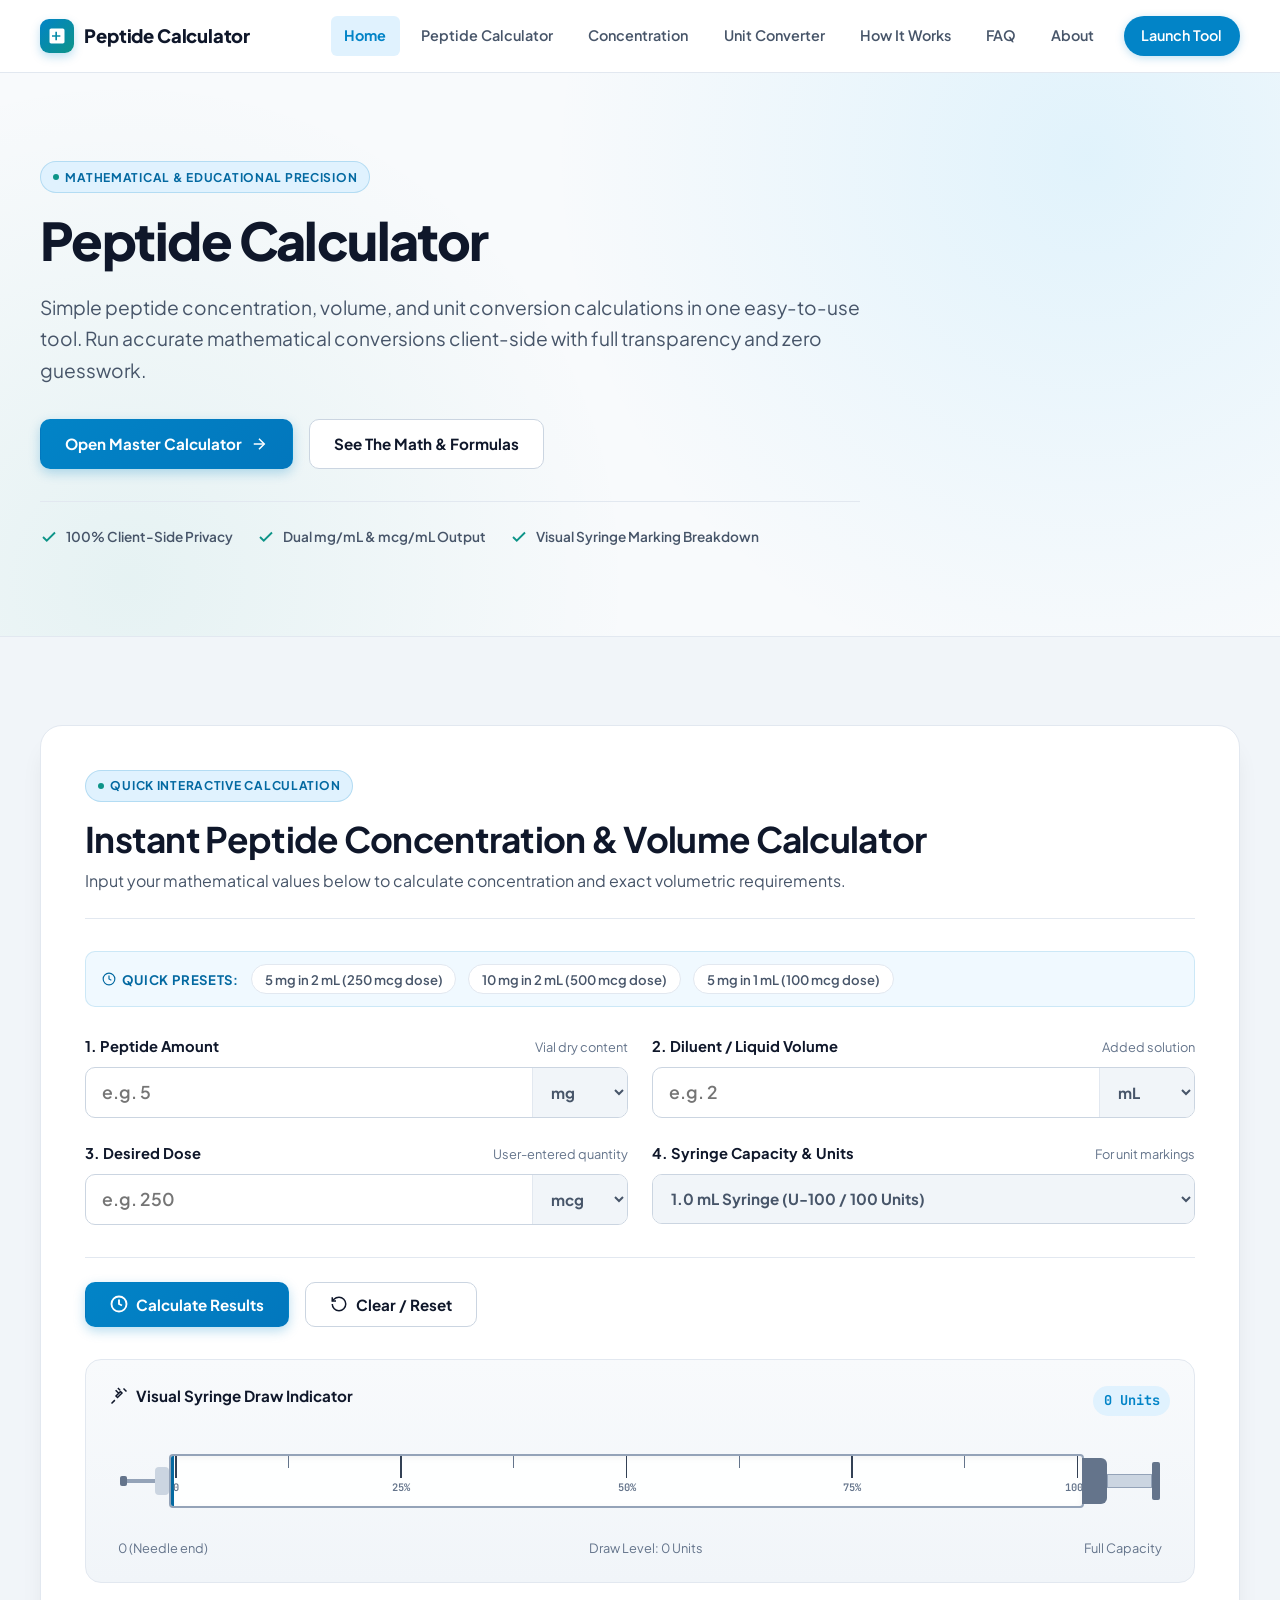
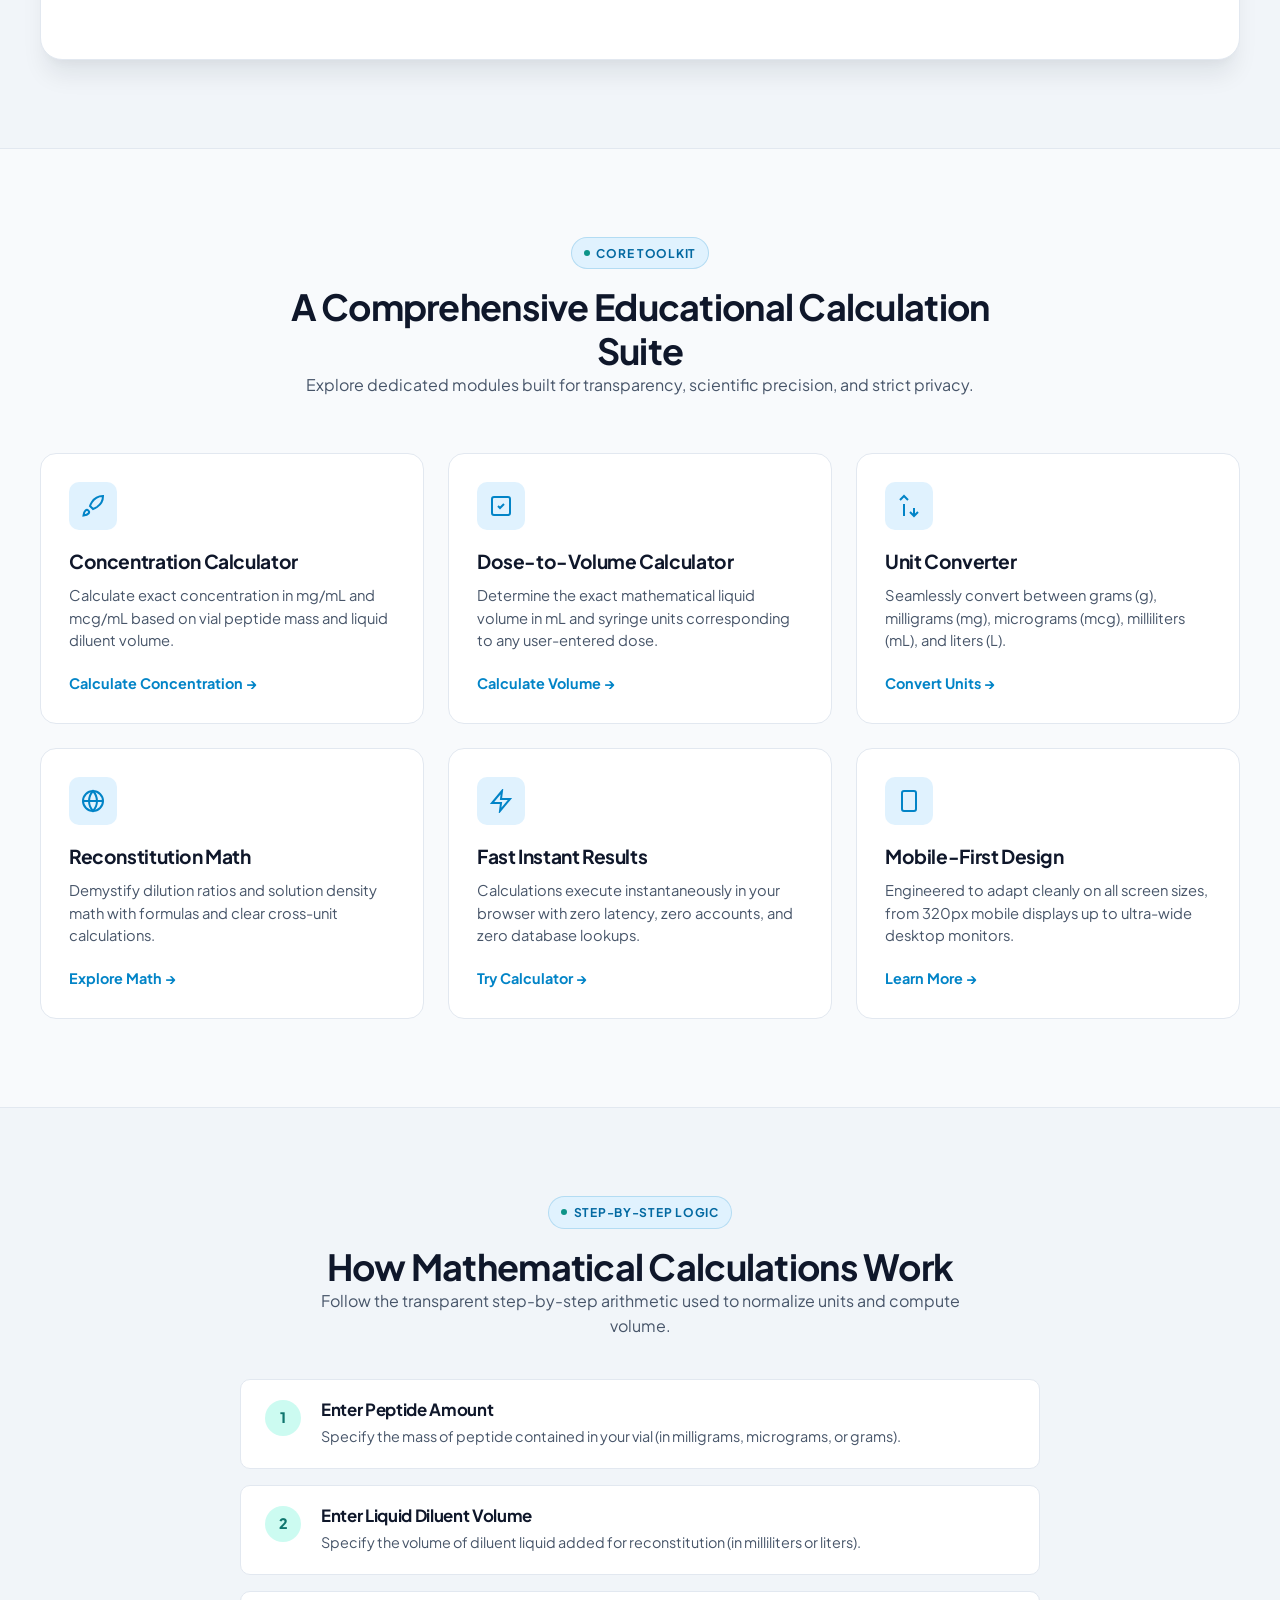
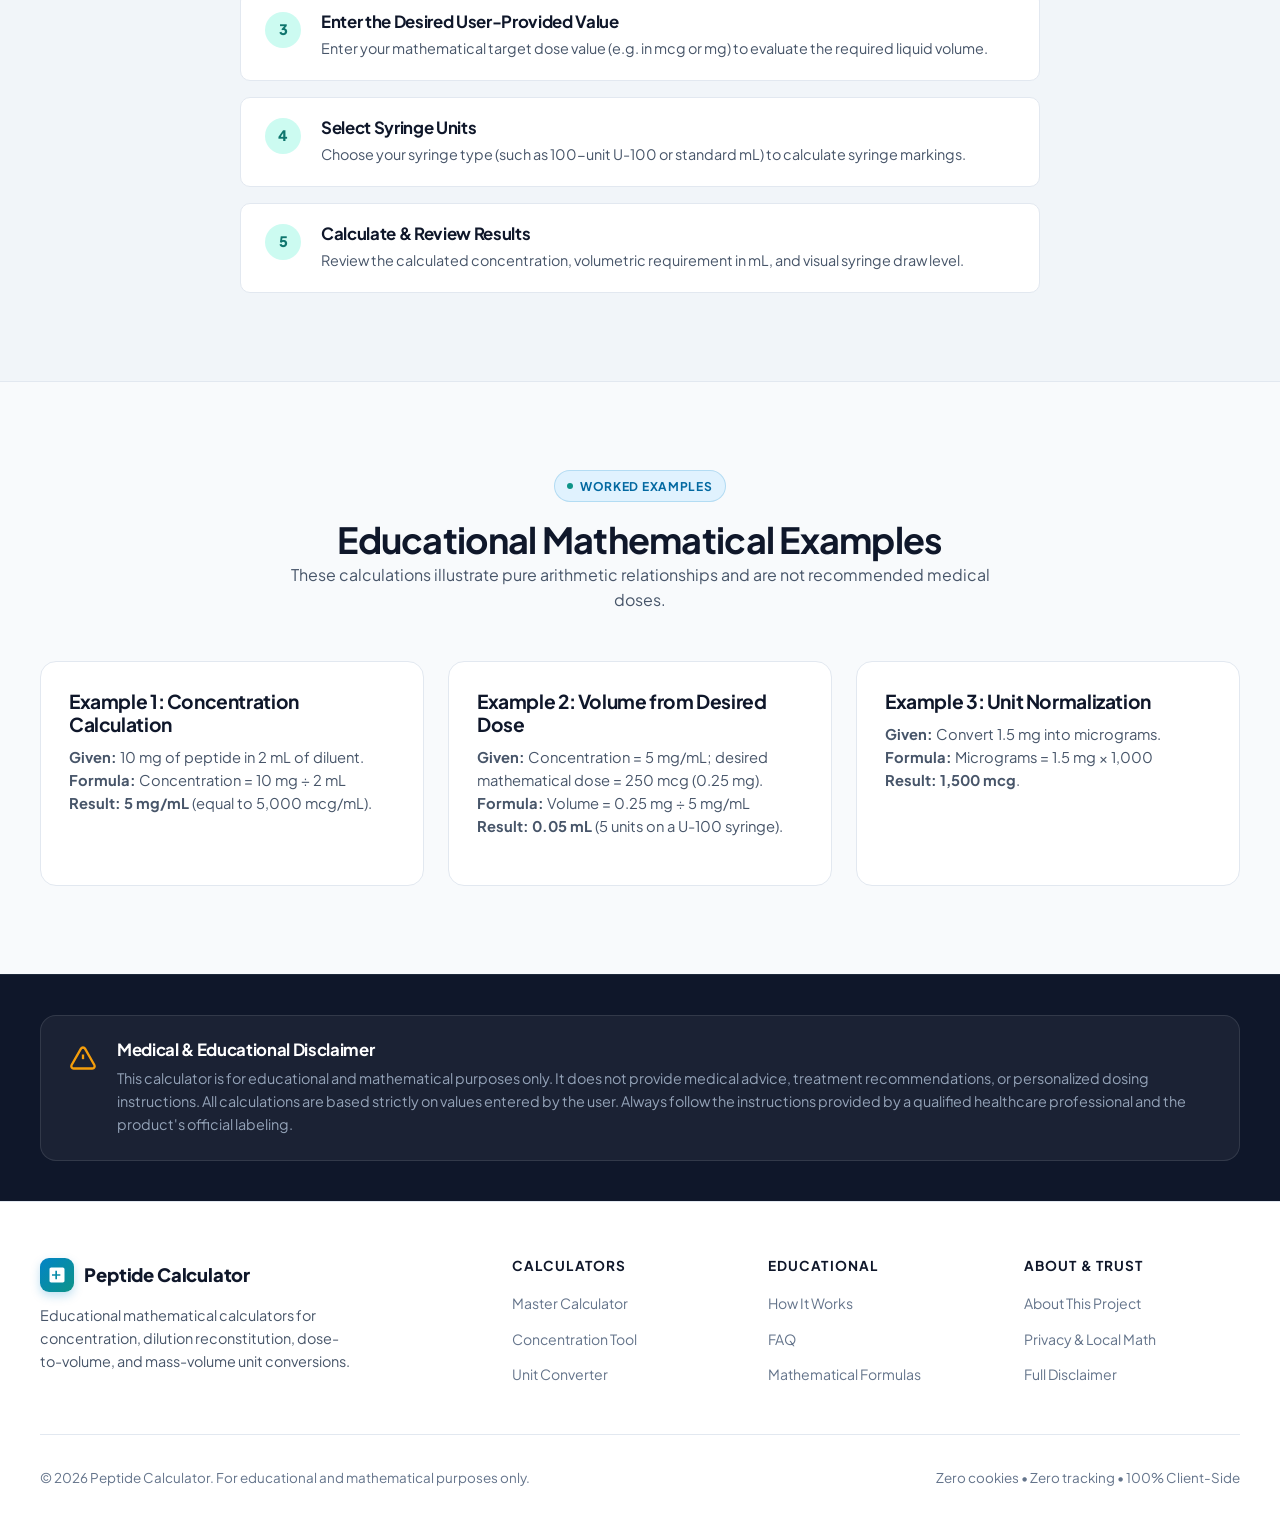
<file: index.html>
<!DOCTYPE html>
<html lang="en">
<head>
  <meta charset="UTF-8">
  <meta name="google-site-verification" content="9Q1q1gPk2qSRM4EOy9Ygh7J5gQvlTC3hn3TO_TI9pf8">
  <meta name="viewport" content="width=device-width, initial-scale=1.0">
  <title>Peptide Calculator - Concentration & Unit Converter</title>
  <meta name="description" content="Free educational peptide calculator for mathematical calculations of peptide concentration, reconstitution dilution, dose-to-volume, and mass unit conversions.">
  <link rel="canonical" href="https://paptide-calculator.vercel.app/">
  <link rel="icon" type="image/svg+xml" href="favicon.svg">
  <link rel="stylesheet" href="styles.css">

  <!-- Schema.org WebSite & WebPage Structured Data -->
  <script type="application/ld+json">
  {
    "@context": "https://schema.org",
    "@type": "WebPage",
    "name": "Peptide Calculator - Concentration & Unit Converter",
    "url": "https://paptide-calculator.vercel.app/",
    "description": "Educational peptide concentration, volume, reconstitution, and unit conversion calculation tool running locally in your browser.",
    "publisher": {
      "@type": "Organization",
      "name": "Peptide Calculator"
    }
  }
  </script>
</head>
<body>

  <!-- Sticky Header -->
  <header class="site-header">
    <nav class="nav container" aria-label="Primary navigation">
      <a class="logo" href="index.html">
        <span class="logo-mark" aria-hidden="true">
          <svg viewBox="0 0 24 24"><path d="M19 3H5c-1.1 0-2 .9-2 2v14c0 1.1.9 2 2 2h14c1.1 0 2-.9 2-2V5c0-1.1-.9-2-2-2zm-7 14h-2v-4H6v-2h4V7h2v4h4v2h-4v4z"/></svg>
        </span>
        Peptide Calculator
      </a>

      <button class="menu-toggle" aria-label="Toggle navigation menu" aria-expanded="false">
        <svg viewBox="0 0 24 24" fill="none" stroke="currentColor" stroke-width="2"><line x1="3" y1="12" x2="21" y2="12"/><line x1="3" y1="6" x2="21" y2="6"/><line x1="3" y1="18" x2="21" y2="18"/></svg>
      </button>

      <div class="nav-links">
        <a class="nav-link" href="index.html" aria-current="page">Home</a>
        <a class="nav-link" href="calculator.html">Peptide Calculator</a>
        <a class="nav-link" href="concentration-calculator.html">Concentration</a>
        <a class="nav-link" href="unit-converter.html">Unit Converter</a>
        <a class="nav-link" href="how-it-works.html">How It Works</a>
        <a class="nav-link" href="faq.html">FAQ</a>
        <a class="nav-link" href="about.html">About</a>
        <a class="nav-link nav-cta" href="calculator.html">Launch Tool</a>
      </div>
    </nav>
  </header>

  <main id="main-content">
    <!-- Hero Section -->
    <section class="hero">
      <div class="container">
        <div class="hero-content">
          <span class="badge">
            <span class="badge-dot"></span> Mathematical & Educational Precision
          </span>
          <h1>Peptide Calculator</h1>
          <p class="lead">
            Simple peptide concentration, volume, and unit conversion calculations in one easy-to-use tool. Run accurate mathematical conversions client-side with full transparency and zero guesswork.
          </p>
          <div class="hero-actions">
            <a class="btn btn-primary" href="calculator.html">
              Open Master Calculator
              <svg width="18" height="18" viewBox="0 0 24 24" fill="none" stroke="currentColor" stroke-width="2"><line x1="5" y1="12" x2="19" y2="12"/><polyline points="12 5 19 12 12 19"/></svg>
            </a>
            <a class="btn btn-secondary" href="how-it-works.html">See The Math & Formulas</a>
          </div>

          <div class="hero-meta">
            <div class="hero-meta-item">
              <svg width="18" height="18" viewBox="0 0 24 24" fill="none" stroke="currentColor" stroke-width="2.5"><polyline points="20 6 9 17 4 12"/></svg>
              100% Client-Side Privacy
            </div>
            <div class="hero-meta-item">
              <svg width="18" height="18" viewBox="0 0 24 24" fill="none" stroke="currentColor" stroke-width="2.5"><polyline points="20 6 9 17 4 12"/></svg>
              Dual mg/mL & mcg/mL Output
            </div>
            <div class="hero-meta-item">
              <svg width="18" height="18" viewBox="0 0 24 24" fill="none" stroke="currentColor" stroke-width="2.5"><polyline points="20 6 9 17 4 12"/></svg>
              Visual Syringe Marking Breakdown
            </div>
          </div>
        </div>
      </div>
    </section>

    <!-- Embedded Quick Calculator Preview Section -->
    <section class="section section-tint" id="quick-tool">
      <div class="container">
        <div class="calc-wrapper">
          <div class="calc-header">
            <span class="badge"><span class="badge-dot"></span> Quick Interactive Calculation</span>
            <h2>Instant Peptide Concentration & Volume Calculator</h2>
            <p>Input your mathematical values below to calculate concentration and exact volumetric requirements.</p>
          </div>

          <!-- Presets -->
          <div class="presets-bar" aria-label="Educational calculation presets">
            <span class="presets-label">
              <svg width="14" height="14" viewBox="0 0 24 24" fill="none" stroke="currentColor" stroke-width="2"><circle cx="12" cy="12" r="10"/><polyline points="12 6 12 12 16 14"/></svg>
              Quick Presets:
            </span>
            <button type="button" class="preset-chip" data-preset data-peptide="5" data-punit="mg" data-volume="2" data-vunit="mL" data-dose="250" data-dunit="mcg" data-syringe="u100-1ml">5 mg in 2 mL (250 mcg dose)</button>
            <button type="button" class="preset-chip" data-preset data-peptide="10" data-punit="mg" data-volume="2" data-vunit="mL" data-dose="500" data-dunit="mcg" data-syringe="u100-1ml">10 mg in 2 mL (500 mcg dose)</button>
            <button type="button" class="preset-chip" data-preset data-peptide="5" data-punit="mg" data-volume="1" data-vunit="mL" data-dose="100" data-dunit="mcg" data-syringe="u100-05ml">5 mg in 1 mL (100 mcg dose)</button>
          </div>

          <!-- Calculator Form -->
          <form id="main-calculator-form" novalidate>
            <div class="form-grid">
              <!-- Peptide Amount -->
              <div class="form-group">
                <div class="field-label-group">
                  <label class="field-label" for="peptide-amount">1. Peptide Amount</label>
                  <span class="field-helper">Vial dry content</span>
                </div>
                <div class="input-combo">
                  <input type="number" id="peptide-amount" name="peptideAmount" step="any" min="0" placeholder="e.g. 5" required aria-describedby="err-peptide-amount">
                  <select id="peptide-unit" name="peptideUnit" aria-label="Peptide amount unit">
                    <option value="mg" selected>mg</option>
                    <option value="mcg">mcg</option>
                    <option value="g">g</option>
                  </select>
                </div>
                <span class="field-error-msg" id="err-peptide-amount" role="alert"></span>
              </div>

              <!-- Diluent Volume -->
              <div class="form-group">
                <div class="field-label-group">
                  <label class="field-label" for="liquid-volume">2. Diluent / Liquid Volume</label>
                  <span class="field-helper">Added solution</span>
                </div>
                <div class="input-combo">
                  <input type="number" id="liquid-volume" name="liquidVolume" step="any" min="0" placeholder="e.g. 2" required aria-describedby="err-liquid-volume">
                  <select id="liquid-unit" name="liquidUnit" aria-label="Liquid volume unit">
                    <option value="mL" selected>mL</option>
                    <option value="L">L</option>
                  </select>
                </div>
                <span class="field-error-msg" id="err-liquid-volume" role="alert"></span>
              </div>

              <!-- Desired Dose -->
              <div class="form-group">
                <div class="field-label-group">
                  <label class="field-label" for="desired-dose">3. Desired Dose</label>
                  <span class="field-helper">User-entered quantity</span>
                </div>
                <div class="input-combo">
                  <input type="number" id="desired-dose" name="desiredDose" step="any" min="0" placeholder="e.g. 250" required aria-describedby="err-desired-dose">
                  <select id="dose-unit" name="doseUnit" aria-label="Desired dose unit">
                    <option value="mcg" selected>mcg</option>
                    <option value="mg">mg</option>
                  </select>
                </div>
                <span class="field-error-msg" id="err-desired-dose" role="alert"></span>
              </div>

              <!-- Syringe Capacity & Type -->
              <div class="form-group">
                <div class="field-label-group">
                  <label class="field-label" for="syringe-type">4. Syringe Capacity & Units</label>
                  <span class="field-helper">For unit markings</span>
                </div>
                <div class="input-combo">
                  <select id="syringe-type" name="syringeType" aria-label="Syringe capacity and marking type" style="width: 100%; border-left: none;">
                    <option value="u100-1ml">1.0 mL Syringe (U-100 / 100 Units)</option>
                    <option value="u100-05ml">0.5 mL Syringe (U-100 / 50 Units)</option>
                    <option value="u100-03ml">0.3 mL Syringe (U-100 / 30 Units)</option>
                    <option value="u40-1ml">1.0 mL Syringe (U-40 / 40 Units)</option>
                    <option value="ml-3ml">3.0 mL Standard Syringe (mL only)</option>
                  </select>
                </div>
              </div>
            </div>

            <div class="form-actions">
              <button type="submit" class="btn btn-primary">
                <svg width="18" height="18" viewBox="0 0 24 24" fill="none" stroke="currentColor" stroke-width="2.5"><circle cx="12" cy="12" r="10"/><polyline points="12 6 12 12 16 14"/></svg>
                Calculate Results
              </button>
              <button type="button" class="btn btn-secondary" data-action="reset">
                <svg width="18" height="18" viewBox="0 0 24 24" fill="none" stroke="currentColor" stroke-width="2"><path d="M3 12a9 9 0 1 0 9-9 9.75 9.75 0 0 0-6.74 2.74L3 8"/><path d="M3 3v5h5"/></svg>
                Clear / Reset
              </button>
            </div>

            <div class="form-status-alert" id="form-error-alert" role="alert"></div>
          </form>

          <!-- Interactive Syringe Graphic Component -->
          <div class="syringe-visualizer" aria-label="Syringe measurement diagram">
            <div class="syringe-head">
              <span class="syringe-title">
                <svg width="18" height="18" viewBox="0 0 24 24" fill="none" stroke="currentColor" stroke-width="2"><line x1="18" y1="2" x2="22" y2="6"/><path d="m7.5 4.21 4.5 4.5"/><line x1="10.5" y1="1.21" x2="13.5" y2="4.21"/><path d="m2 22 4.5-4.5"/><path d="M14 6 8 12l2 2 6-6Z"/></svg>
                Visual Syringe Draw Indicator
              </span>
              <span class="syringe-badge" id="syringe-fill-badge">0 Units</span>
            </div>

            <div class="syringe-container">
              <div class="syringe-needle"></div>
              <div class="syringe-hub"></div>
              <div class="syringe-barrel">
                <div class="syringe-fluid" id="syringe-fluid"></div>
                <div class="syringe-ticks">
                  <div class="syringe-tick major"><span class="syringe-tick-label">0</span></div>
                  <div class="syringe-tick"></div>
                  <div class="syringe-tick major"><span class="syringe-tick-label">25%</span></div>
                  <div class="syringe-tick"></div>
                  <div class="syringe-tick major"><span class="syringe-tick-label">50%</span></div>
                  <div class="syringe-tick"></div>
                  <div class="syringe-tick major"><span class="syringe-tick-label">75%</span></div>
                  <div class="syringe-tick"></div>
                  <div class="syringe-tick major"><span class="syringe-tick-label">100%</span></div>
                </div>
              </div>
              <div class="syringe-plunger"></div>
              <div class="syringe-plunger-rod"></div>
              <div class="syringe-plunger-thumb"></div>
            </div>

            <div class="syringe-legend">
              <span>0 (Needle end)</span>
              <span id="syringe-units-output">Draw Level: 0 Units</span>
              <span>Full Capacity</span>
            </div>
            <div id="syringe-warning" style="color: var(--error); font-size: 0.85rem; font-weight: 700; margin-top: 0.5rem; display: none;"></div>
          </div>

          <!-- Results Card -->
          <div class="results-card" id="results-card" hidden aria-live="polite">
            <div class="results-header">
              <h2>
                <svg width="22" height="22" viewBox="0 0 24 24" fill="none" stroke="var(--teal)" stroke-width="2.5"><path d="M22 11.08V12a10 10 0 1 1-5.93-9.14"/><polyline points="22 4 12 14.01 9 11.01"/></svg>
                Calculated Mathematical Results
              </h2>
              <span class="results-badge">Verified Formula Output</span>
            </div>

            <div class="results-grid">
              <div class="metric-box">
                <span class="metric-label">Peptide Concentration</span>
                <span class="metric-value" id="res-conc-mg">—</span>
                <span class="metric-sub">Base ratio (mg/mL)</span>
              </div>

              <div class="metric-box">
                <span class="metric-label">Concentration (mcg/mL)</span>
                <span class="metric-value" id="res-conc-mcg">—</span>
                <span class="metric-sub">Microgram equivalent</span>
              </div>

              <div class="metric-box">
                <span class="metric-label">User-Entered Dose</span>
                <span class="metric-value" id="res-entered-dose">—</span>
                <span class="metric-sub">Input value provided</span>
              </div>

              <div class="metric-box highlight">
                <span class="metric-label">Required Liquid Volume</span>
                <span class="metric-value" id="res-required-volume">—</span>
                <span class="metric-sub" id="res-syringe-units">—</span>
              </div>
            </div>

            <div class="summary-banner" id="res-summary-text"></div>

            <div style="display: flex; gap: 0.75rem; flex-wrap: wrap;">
              <button type="button" class="btn btn-secondary btn-sm" data-action="copy">
                <svg width="15" height="15" viewBox="0 0 24 24" fill="none" stroke="currentColor" stroke-width="2"><rect x="9" y="9" width="13" height="13" rx="2" ry="2"/><path d="M5 15H4a2 2 0 0 1-2-2V4a2 2 0 0 1 2-2h9a2 2 0 0 1 2 2v1"/></svg>
                Copy Results
              </button>
            </div>

            <!-- Mathematical Breakdown Accordion -->
            <div class="math-trace">
              <button type="button" class="math-trace-trigger" aria-expanded="false">
                <span>View Mathematical Step-by-Step Breakdown</span>
                <svg width="16" height="16" viewBox="0 0 24 24" fill="none" stroke="currentColor" stroke-width="2"><polyline points="6 9 12 15 18 9"/></svg>
              </button>
              <div class="math-trace-content">
                <div class="trace-step">
                  <span class="step-num">1</span>
                  <div id="trace-step-1"></div>
                </div>
                <div class="trace-step">
                  <span class="step-num">2</span>
                  <div id="trace-step-2"></div>
                </div>
                <div class="trace-step">
                  <span class="step-num">3</span>
                  <div id="trace-step-3"></div>
                </div>
              </div>
            </div>
          </div>
        </div>
      </div>
    </section>

    <!-- Features Section -->
    <section class="section">
      <div class="container">
        <div style="text-align: center; max-width: 700px; margin-inline: auto; margin-bottom: 3.5rem;">
          <span class="badge"><span class="badge-dot"></span> Core Toolkit</span>
          <h2>A Comprehensive Educational Calculation Suite</h2>
          <p>Explore dedicated modules built for transparency, scientific precision, and strict privacy.</p>
        </div>

        <div class="features-grid">
          <!-- Card 1 -->
          <article class="feature-card">
            <div class="feature-icon-box">
              <svg viewBox="0 0 24 24" fill="none" stroke="currentColor" stroke-width="2"><path d="M4.5 16.5c-1.5 1.26-2 5-2 5s3.74-.5 5-2c.71-.84.7-2.13-.09-2.91a2.18 2.18 0 0 0-2.91-.09z"/><path d="m12 15-3-3a22 22 0 0 1 2-3.95A12.88 12.88 0 0 1 22 2c0 2.72-.78 7.5-6 11a22.35 22.35 0 0 1-4 2z"/></svg>
            </div>
            <h3>Concentration Calculator</h3>
            <p>Calculate exact concentration in mg/mL and mcg/mL based on vial peptide mass and liquid diluent volume.</p>
            <a class="feature-link" href="concentration-calculator.html">Calculate Concentration &rarr;</a>
          </article>

          <!-- Card 2 -->
          <article class="feature-card">
            <div class="feature-icon-box">
              <svg viewBox="0 0 24 24" fill="none" stroke="currentColor" stroke-width="2"><rect x="3" y="3" width="18" height="18" rx="2"/><path d="m9 12 2 2 4-4"/></svg>
            </div>
            <h3>Dose-to-Volume Calculator</h3>
            <p>Determine the exact mathematical liquid volume in mL and syringe units corresponding to any user-entered dose.</p>
            <a class="feature-link" href="calculator.html">Calculate Volume &rarr;</a>
          </article>

          <!-- Card 3 -->
          <article class="feature-card">
            <div class="feature-icon-box">
              <svg viewBox="0 0 24 24" fill="none" stroke="currentColor" stroke-width="2"><path d="M7 10v12"/><path d="M17 14v8"/><path d="M21 18l-4 4-4-4"/><path d="M3 6l4-4 4 4"/></svg>
            </div>
            <h3>Unit Converter</h3>
            <p>Seamlessly convert between grams (g), milligrams (mg), micrograms (mcg), milliliters (mL), and liters (L).</p>
            <a class="feature-link" href="unit-converter.html">Convert Units &rarr;</a>
          </article>

          <!-- Card 4 -->
          <article class="feature-card">
            <div class="feature-icon-box">
              <svg viewBox="0 0 24 24" fill="none" stroke="currentColor" stroke-width="2"><circle cx="12" cy="12" r="10"/><line x1="2" y1="12" x2="22" y2="12"/><path d="M12 2a15.3 15.3 0 0 1 4 10 15.3 15.3 0 0 1-4 10 15.3 15.3 0 0 1-4-10 15.3 15.3 0 0 1 4-10z"/></svg>
            </div>
            <h3>Reconstitution Math</h3>
            <p>Demystify dilution ratios and solution density math with formulas and clear cross-unit calculations.</p>
            <a class="feature-link" href="how-it-works.html">Explore Math &rarr;</a>
          </article>

          <!-- Card 5 -->
          <article class="feature-card">
            <div class="feature-icon-box">
              <svg viewBox="0 0 24 24" fill="none" stroke="currentColor" stroke-width="2"><path d="M13 2 3 14h9l-1 8 10-12h-9l1-8z"/></svg>
            </div>
            <h3>Fast Instant Results</h3>
            <p>Calculations execute instantaneously in your browser with zero latency, zero accounts, and zero database lookups.</p>
            <a class="feature-link" href="calculator.html">Try Calculator &rarr;</a>
          </article>

          <!-- Card 6 -->
          <article class="feature-card">
            <div class="feature-icon-box">
              <svg viewBox="0 0 24 24" fill="none" stroke="currentColor" stroke-width="2"><rect x="5" y="2" width="14" height="20" rx="2" ry="2"/><line x1="12" y1="18" x2="12.01" y2="18"/></svg>
            </div>
            <h3>Mobile-First Design</h3>
            <p>Engineered to adapt cleanly on all screen sizes, from 320px mobile displays up to ultra-wide desktop monitors.</p>
            <a class="feature-link" href="about.html">Learn More &rarr;</a>
          </article>
        </div>
      </div>
    </section>

    <!-- How It Works Section -->
    <section class="section section-tint">
      <div class="container">
        <div style="text-align: center; max-width: 700px; margin-inline: auto; margin-bottom: 2.5rem;">
          <span class="badge"><span class="badge-dot"></span> Step-by-Step Logic</span>
          <h2>How Mathematical Calculations Work</h2>
          <p>Follow the transparent step-by-step arithmetic used to normalize units and compute volume.</p>
        </div>

        <div class="steps-list" style="max-width: 800px; margin-inline: auto;">
          <div class="step-card">
            <span class="step-badge">1</span>
            <div class="step-content">
              <h4>Enter Peptide Amount</h4>
              <p>Specify the mass of peptide contained in your vial (in milligrams, micrograms, or grams).</p>
            </div>
          </div>

          <div class="step-card">
            <span class="step-badge">2</span>
            <div class="step-content">
              <h4>Enter Liquid Diluent Volume</h4>
              <p>Specify the volume of diluent liquid added for reconstitution (in milliliters or liters).</p>
            </div>
          </div>

          <div class="step-card">
            <span class="step-badge">3</span>
            <div class="step-content">
              <h4>Enter the Desired User-Provided Value</h4>
              <p>Enter your mathematical target dose value (e.g. in mcg or mg) to evaluate the required liquid volume.</p>
            </div>
          </div>

          <div class="step-card">
            <span class="step-badge">4</span>
            <div class="step-content">
              <h4>Select Syringe Units</h4>
              <p>Choose your syringe type (such as 100-unit U-100 or standard mL) to calculate syringe markings.</p>
            </div>
          </div>

          <div class="step-card">
            <span class="step-badge">5</span>
            <div class="step-content">
              <h4>Calculate & Review Results</h4>
              <p>Review the calculated concentration, volumetric requirement in mL, and visual syringe draw level.</p>
            </div>
          </div>
        </div>
      </div>
    </section>

    <!-- Quick Educational Examples Section -->
    <section class="section">
      <div class="container">
        <div style="text-align: center; max-width: 700px; margin-inline: auto; margin-bottom: 3rem;">
          <span class="badge"><span class="badge-dot"></span> Worked Examples</span>
          <h2>Educational Mathematical Examples</h2>
          <p>These calculations illustrate pure arithmetic relationships and are not recommended medical doses.</p>
        </div>

        <div class="features-grid">
          <div class="feature-card">
            <h3>Example 1: Concentration Calculation</h3>
            <p>
              <strong>Given:</strong> 10 mg of peptide in 2 mL of diluent.<br>
              <strong>Formula:</strong> Concentration = 10 mg ÷ 2 mL<br>
              <strong>Result:</strong> <strong>5 mg/mL</strong> (equal to 5,000 mcg/mL).
            </p>
          </div>

          <div class="feature-card">
            <h3>Example 2: Volume from Desired Dose</h3>
            <p>
              <strong>Given:</strong> Concentration = 5 mg/mL; desired mathematical dose = 250 mcg (0.25 mg).<br>
              <strong>Formula:</strong> Volume = 0.25 mg ÷ 5 mg/mL<br>
              <strong>Result:</strong> <strong>0.05 mL</strong> (5 units on a U-100 syringe).
            </p>
          </div>

          <div class="feature-card">
            <h3>Example 3: Unit Normalization</h3>
            <p>
              <strong>Given:</strong> Convert 1.5 mg into micrograms.<br>
              <strong>Formula:</strong> Micrograms = 1.5 mg × 1,000<br>
              <strong>Result:</strong> <strong>1,500 mcg</strong>.
            </p>
          </div>
        </div>
      </div>
    </section>

  </main>

  <!-- Mandatory Medical & Educational Disclaimer -->
  <section class="disclaimer-section" aria-label="Educational Disclaimer">
    <div class="container">
      <div class="disclaimer-box">
        <div class="disclaimer-icon">
          <svg width="28" height="28" viewBox="0 0 24 24" fill="none" stroke="currentColor" stroke-width="2"><path d="m21.73 18-8-14a2 2 0 0 0-3.48 0l-8 14A2 2 0 0 0 4 21h16a2 2 0 0 0 1.73-3Z"/><line x1="12" y1="9" x2="12" y2="13"/><line x1="12" y1="17" x2="12.01" y2="17"/></svg>
        </div>
        <div class="disclaimer-text">
          <h4>Medical & Educational Disclaimer</h4>
          <p>
            This calculator is for educational and mathematical purposes only. It does not provide medical advice, treatment recommendations, or personalized dosing instructions. All calculations are based strictly on values entered by the user. Always follow the instructions provided by a qualified healthcare professional and the product's official labeling.
          </p>
        </div>
      </div>
    </div>
  </section>

  <!-- Footer -->
  <footer class="site-footer">
    <div class="container">
      <div class="footer-grid">
        <div class="footer-brand">
          <a class="logo" href="index.html">
            <span class="logo-mark" aria-hidden="true">
              <svg viewBox="0 0 24 24"><path d="M19 3H5c-1.1 0-2 .9-2 2v14c0 1.1.9 2 2 2h14c1.1 0 2-.9 2-2V5c0-1.1-.9-2-2-2zm-7 14h-2v-4H6v-2h4V7h2v4h4v2h-4v4z"/></svg>
            </span>
            Peptide Calculator
          </a>
          <p>
            Educational mathematical calculators for concentration, dilution reconstitution, dose-to-volume, and mass-volume unit conversions.
          </p>
        </div>

        <div class="footer-col">
          <h5>Calculators</h5>
          <ul>
            <li><a href="calculator.html">Master Calculator</a></li>
            <li><a href="concentration-calculator.html">Concentration Tool</a></li>
            <li><a href="unit-converter.html">Unit Converter</a></li>
          </ul>
        </div>

        <div class="footer-col">
          <h5>Educational</h5>
          <ul>
            <li><a href="how-it-works.html">How It Works</a></li>
            <li><a href="faq.html">FAQ</a></li>
            <li><a href="how-it-works.html#formulas">Mathematical Formulas</a></li>
          </ul>
        </div>

        <div class="footer-col">
          <h5>About & Trust</h5>
          <ul>
            <li><a href="about.html">About This Project</a></li>
            <li><a href="about.html#privacy">Privacy & Local Math</a></li>
            <li><a href="about.html#disclaimer">Full Disclaimer</a></li>
          </ul>
        </div>
      </div>

      <div class="footer-bottom">
        <span>&copy; 2026 Peptide Calculator. For educational and mathematical purposes only.</span>
        <span>Zero cookies &bull; Zero tracking &bull; 100% Client-Side</span>
      </div>
    </div>
  </footer>

  <script src="script.js"></script>
</body>
</html>
</file>
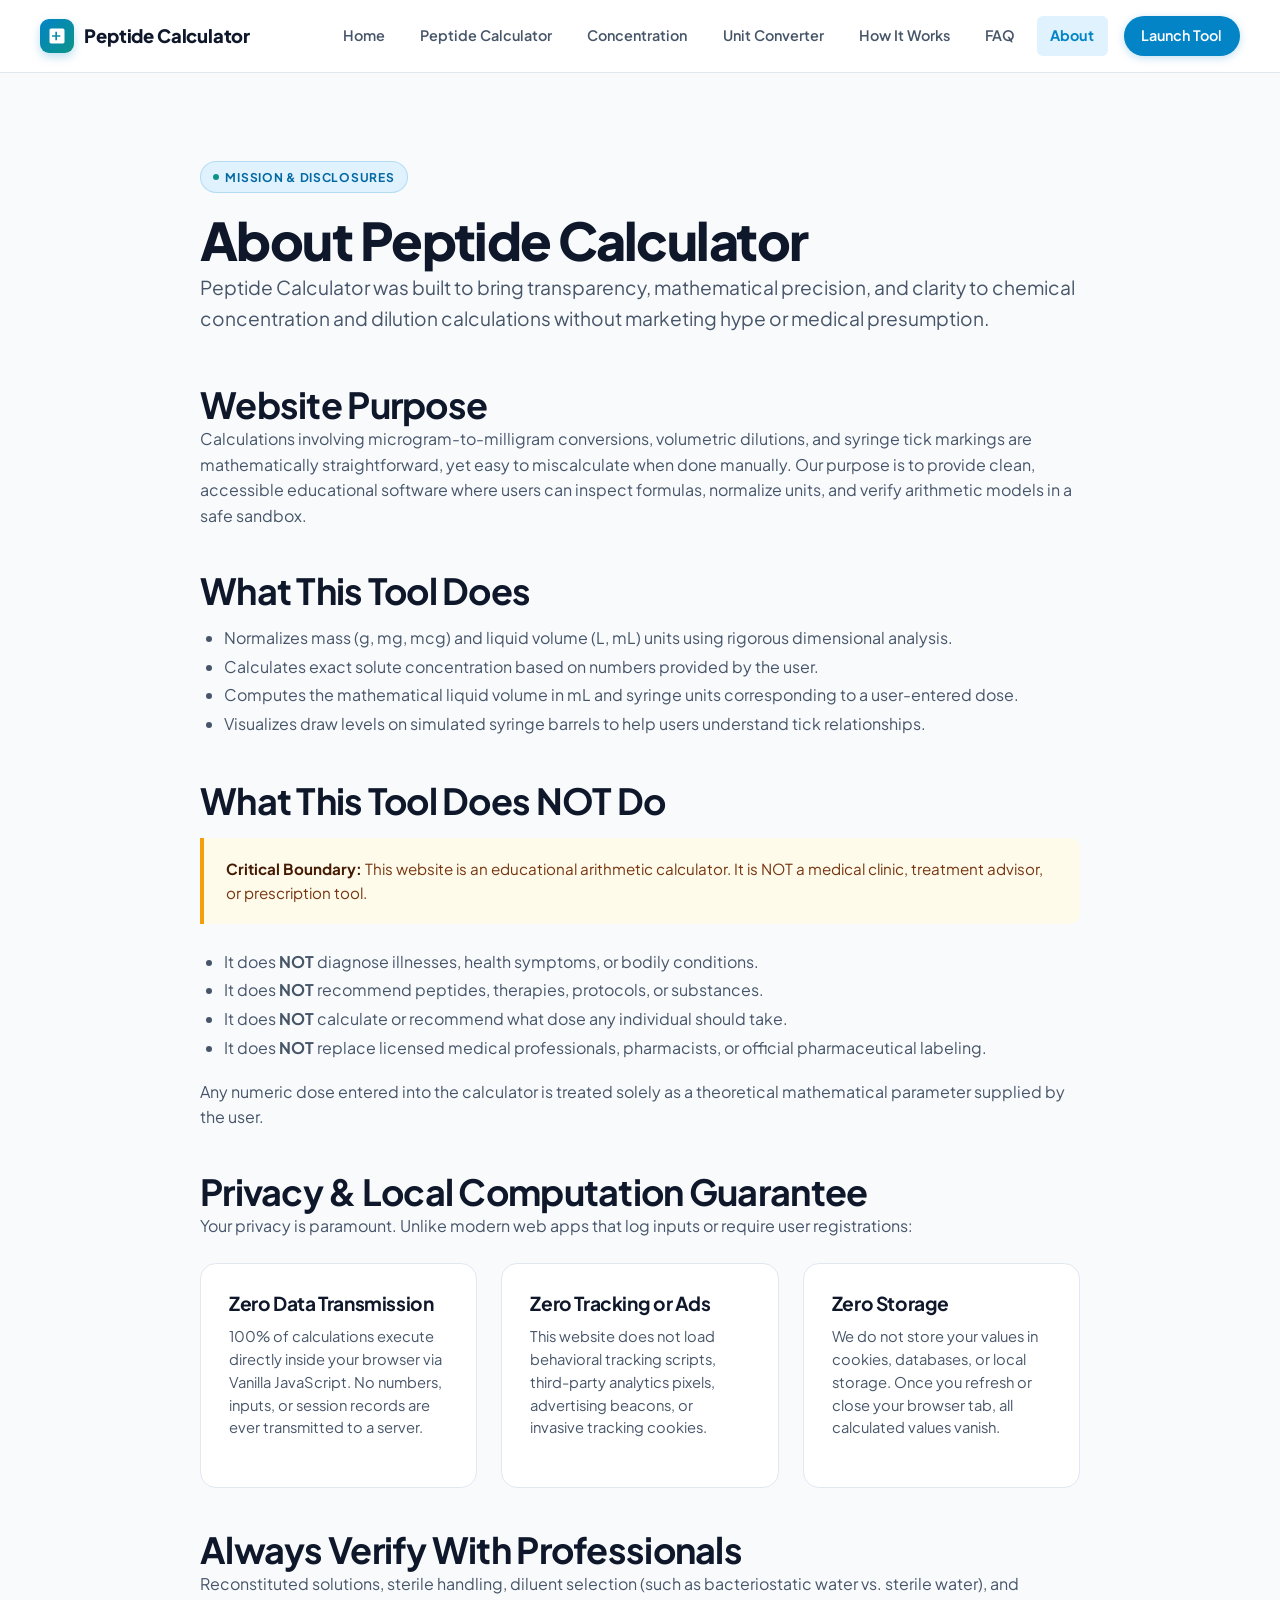
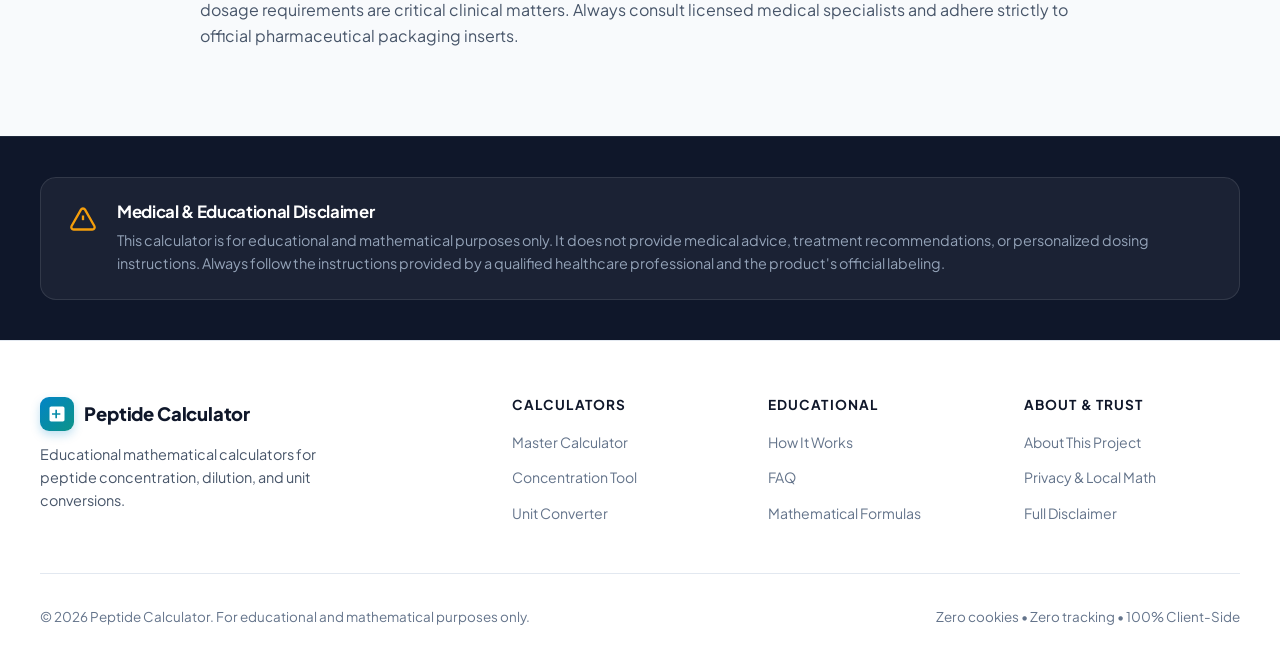
<file: about.html>
<!DOCTYPE html>
<html lang="en">
<head>
  <meta charset="UTF-8">
  <meta name="viewport" content="width=device-width, initial-scale=1.0">
  <title>About Peptide Calculator - Purpose, Privacy & Medical Boundaries</title>
  <meta name="description" content="Discover the mission, privacy guarantee, and educational scope of Peptide Calculator. Clear client-side mathematics without medical advice.">
  <link rel="canonical" href="https://paptide-calculator.vercel.app/about.html">
  <link rel="icon" type="image/svg+xml" href="favicon.svg">
  <link rel="stylesheet" href="styles.css">

  <script type="application/ld+json">
  {
    "@context": "https://schema.org",
    "@type": "AboutPage",
    "name": "About Peptide Calculator",
    "url": "https://paptide-calculator.vercel.app/about.html",
    "description": "Information regarding the educational mission, client-side privacy architecture, and medical disclaimers of the Peptide Calculator website."
  }
  </script>
</head>
<body>

  <!-- Sticky Header -->
  <header class="site-header">
    <nav class="nav container" aria-label="Primary navigation">
      <a class="logo" href="index.html">
        <span class="logo-mark" aria-hidden="true">
          <svg viewBox="0 0 24 24"><path d="M19 3H5c-1.1 0-2 .9-2 2v14c0 1.1.9 2 2 2h14c1.1 0 2-.9 2-2V5c0-1.1-.9-2-2-2zm-7 14h-2v-4H6v-2h4V7h2v4h4v2h-4v4z"/></svg>
        </span>
        Peptide Calculator
      </a>

      <button class="menu-toggle" aria-label="Toggle navigation menu" aria-expanded="false">
        <svg viewBox="0 0 24 24" fill="none" stroke="currentColor" stroke-width="2"><line x1="3" y1="12" x2="21" y2="12"/><line x1="3" y1="6" x2="21" y2="6"/><line x1="3" y1="18" x2="21" y2="18"/></svg>
      </button>

      <div class="nav-links">
        <a class="nav-link" href="index.html">Home</a>
        <a class="nav-link" href="calculator.html">Peptide Calculator</a>
        <a class="nav-link" href="concentration-calculator.html">Concentration</a>
        <a class="nav-link" href="unit-converter.html">Unit Converter</a>
        <a class="nav-link" href="how-it-works.html">How It Works</a>
        <a class="nav-link" href="faq.html">FAQ</a>
        <a class="nav-link" href="about.html" aria-current="page">About</a>
        <a class="nav-link nav-cta" href="calculator.html">Launch Tool</a>
      </div>
    </nav>
  </header>

  <main id="main-content" class="section">
    <div class="container" style="max-width: 880px;">
      <span class="badge"><span class="badge-dot"></span> Mission & Disclosures</span>
      <h1>About Peptide Calculator</h1>
      <p class="lead">
        Peptide Calculator was built to bring transparency, mathematical precision, and clarity to chemical concentration and dilution calculations without marketing hype or medical presumption.
      </p>

      <section style="margin-top: 3rem;">
        <h2>Website Purpose</h2>
        <p>
          Calculations involving microgram-to-milligram conversions, volumetric dilutions, and syringe tick markings are mathematically straightforward, yet easy to miscalculate when done manually. Our purpose is to provide clean, accessible educational software where users can inspect formulas, normalize units, and verify arithmetic models in a safe sandbox.
        </p>
      </section>

      <section style="margin-top: 2.5rem;">
        <h2>What This Tool Does</h2>
        <ul style="margin-left: 1.5rem; margin-top: 0.75rem; color: var(--text-secondary); line-height: 1.8;">
          <li>Normalizes mass (g, mg, mcg) and liquid volume (L, mL) units using rigorous dimensional analysis.</li>
          <li>Calculates exact solute concentration based on numbers provided by the user.</li>
          <li>Computes the mathematical liquid volume in mL and syringe units corresponding to a user-entered dose.</li>
          <li>Visualizes draw levels on simulated syringe barrels to help users understand tick relationships.</li>
        </ul>
      </section>

      <section style="margin-top: 2.5rem;" id="disclaimer">
        <h2>What This Tool Does NOT Do</h2>
        <div class="summary-banner" style="margin-top: 1rem;">
          <strong>Critical Boundary:</strong> This website is an educational arithmetic calculator. It is NOT a medical clinic, treatment advisor, or prescription tool.
        </div>
        <ul style="margin-left: 1.5rem; margin-top: 0.75rem; color: var(--text-secondary); line-height: 1.8;">
          <li>It does <strong>NOT</strong> diagnose illnesses, health symptoms, or bodily conditions.</li>
          <li>It does <strong>NOT</strong> recommend peptides, therapies, protocols, or substances.</li>
          <li>It does <strong>NOT</strong> calculate or recommend what dose any individual should take.</li>
          <li>It does <strong>NOT</strong> replace licensed medical professionals, pharmacists, or official pharmaceutical labeling.</li>
        </ul>
        <p style="margin-top: 1rem;">
          Any numeric dose entered into the calculator is treated solely as a theoretical mathematical parameter supplied by the user.
        </p>
      </section>

      <section style="margin-top: 2.5rem;" id="privacy">
        <h2>Privacy & Local Computation Guarantee</h2>
        <p>
          Your privacy is paramount. Unlike modern web apps that log inputs or require user registrations:
        </p>
        <div class="features-grid" style="margin-top: 1.5rem;">
          <div class="feature-card">
            <h3>Zero Data Transmission</h3>
            <p>100% of calculations execute directly inside your browser via Vanilla JavaScript. No numbers, inputs, or session records are ever transmitted to a server.</p>
          </div>
          <div class="feature-card">
            <h3>Zero Tracking or Ads</h3>
            <p>This website does not load behavioral tracking scripts, third-party analytics pixels, advertising beacons, or invasive tracking cookies.</p>
          </div>
          <div class="feature-card">
            <h3>Zero Storage</h3>
            <p>We do not store your values in cookies, databases, or local storage. Once you refresh or close your browser tab, all calculated values vanish.</p>
          </div>
        </div>
      </section>

      <section style="margin-top: 2.5rem;">
        <h2>Always Verify With Professionals</h2>
        <p>
          Reconstituted solutions, sterile handling, diluent selection (such as bacteriostatic water vs. sterile water), and dosage requirements are critical clinical matters. Always consult licensed medical specialists and adhere strictly to official pharmaceutical packaging inserts.
        </p>
      </section>
    </div>
  </main>

  <!-- Mandatory Medical & Educational Disclaimer -->
  <section class="disclaimer-section" aria-label="Educational Disclaimer">
    <div class="container">
      <div class="disclaimer-box">
        <div class="disclaimer-icon">
          <svg width="28" height="28" viewBox="0 0 24 24" fill="none" stroke="currentColor" stroke-width="2"><path d="m21.73 18-8-14a2 2 0 0 0-3.48 0l-8 14A2 2 0 0 0 4 21h16a2 2 0 0 0 1.73-3Z"/><line x1="12" y1="9" x2="12" y2="13"/><line x1="12" y1="17" x2="12.01" y2="17"/></svg>
        </div>
        <div class="disclaimer-text">
          <h4>Medical & Educational Disclaimer</h4>
          <p>
            This calculator is for educational and mathematical purposes only. It does not provide medical advice, treatment recommendations, or personalized dosing instructions. Always follow the instructions provided by a qualified healthcare professional and the product's official labeling.
          </p>
        </div>
      </div>
    </div>
  </section>

  <!-- Footer -->
  <footer class="site-footer">
    <div class="container">
      <div class="footer-grid">
        <div class="footer-brand">
          <a class="logo" href="index.html">
            <span class="logo-mark" aria-hidden="true">
              <svg viewBox="0 0 24 24"><path d="M19 3H5c-1.1 0-2 .9-2 2v14c0 1.1.9 2 2 2h14c1.1 0 2-.9 2-2V5c0-1.1-.9-2-2-2zm-7 14h-2v-4H6v-2h4V7h2v4h4v2h-4v4z"/></svg>
            </span>
            Peptide Calculator
          </a>
          <p>Educational mathematical calculators for peptide concentration, dilution, and unit conversions.</p>
        </div>

        <div class="footer-col">
          <h5>Calculators</h5>
          <ul>
            <li><a href="calculator.html">Master Calculator</a></li>
            <li><a href="concentration-calculator.html">Concentration Tool</a></li>
            <li><a href="unit-converter.html">Unit Converter</a></li>
          </ul>
        </div>

        <div class="footer-col">
          <h5>Educational</h5>
          <ul>
            <li><a href="how-it-works.html">How It Works</a></li>
            <li><a href="faq.html">FAQ</a></li>
            <li><a href="how-it-works.html#formulas">Mathematical Formulas</a></li>
          </ul>
        </div>

        <div class="footer-col">
          <h5>About & Trust</h5>
          <ul>
            <li><a href="about.html">About This Project</a></li>
            <li><a href="about.html#privacy">Privacy & Local Math</a></li>
            <li><a href="about.html#disclaimer">Full Disclaimer</a></li>
          </ul>
        </div>
      </div>

      <div class="footer-bottom">
        <span>&copy; 2026 Peptide Calculator. For educational and mathematical purposes only.</span>
        <span>Zero cookies &bull; Zero tracking &bull; 100% Client-Side</span>
      </div>
    </div>
  </footer>

  <script src="script.js"></script>
</body>
</html>
</file>
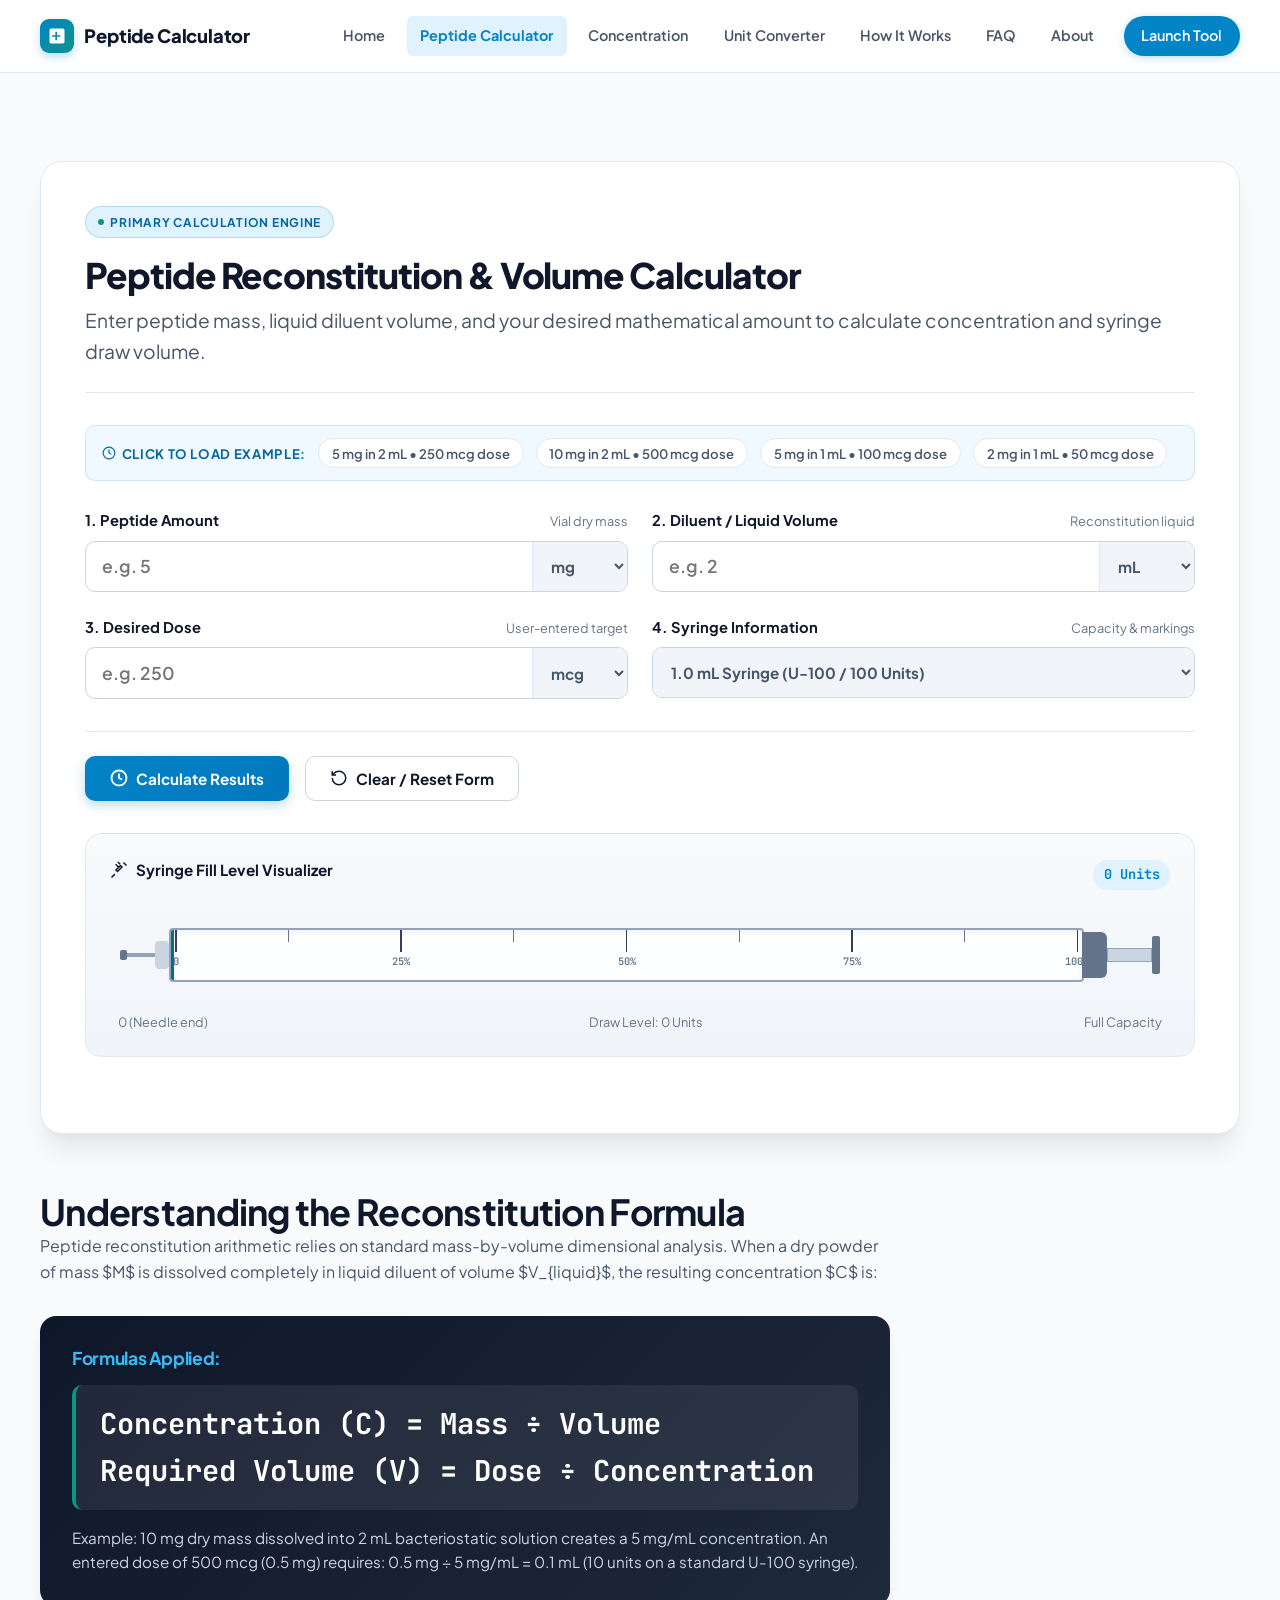
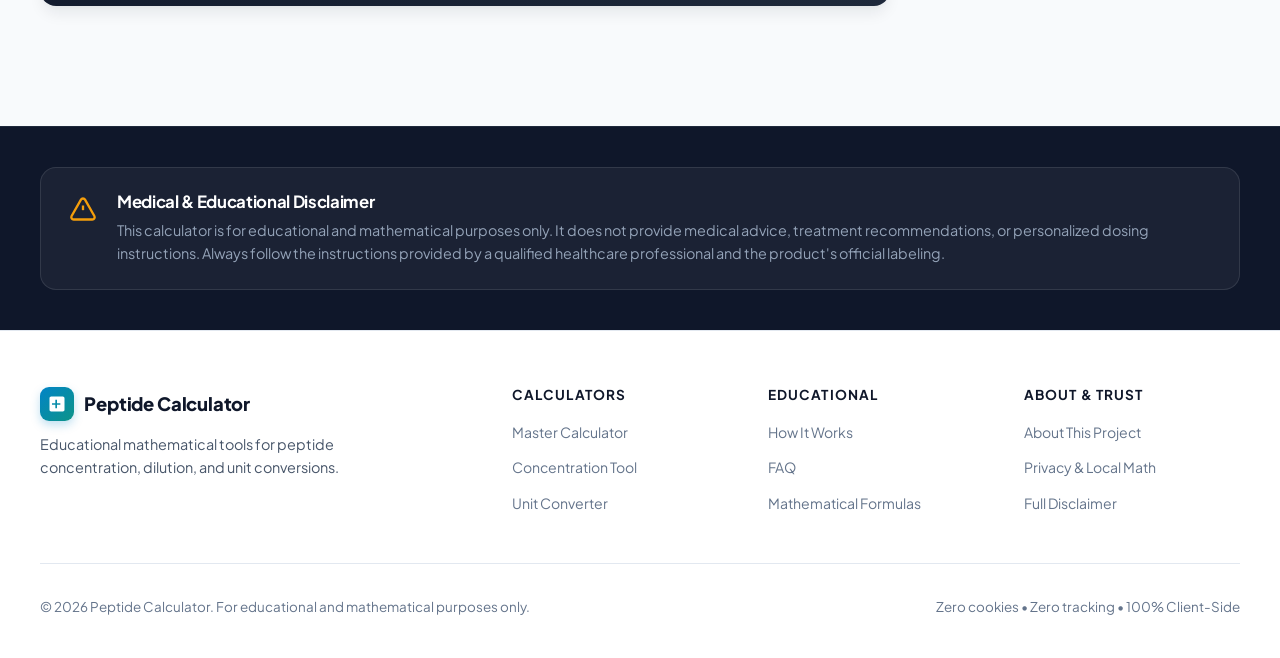
<file: calculator.html>
<!DOCTYPE html>
<html lang="en">
<head>
  <meta charset="UTF-8">
  <meta name="viewport" content="width=device-width, initial-scale=1.0">
  <title>Peptide Calculator - Volume, Concentration & Reconstitution</title>
  <meta name="description" content="Calculate peptide concentration, mathematical volume, and syringe tick markings from user-entered amounts and liquid volumes. Fast, private, and educational.">
  <link rel="canonical" href="https://paptide-calculator.vercel.app/calculator.html">
  <link rel="icon" type="image/svg+xml" href="favicon.svg">
  <link rel="stylesheet" href="styles.css">

  <script type="application/ld+json">
  {
    "@context": "https://schema.org",
    "@type": "SoftwareApplication",
    "name": "Peptide Calculator",
    "applicationCategory": "EducationalApplication",
    "operatingSystem": "All modern web browsers",
    "offers": {
      "@type": "Offer",
      "price": "0.00",
      "priceCurrency": "USD"
    },
    "description": "Educational mathematical peptide concentration and reconstitution dilution calculator."
  }
  </script>
</head>
<body>

  <!-- Sticky Header -->
  <header class="site-header">
    <nav class="nav container" aria-label="Primary navigation">
      <a class="logo" href="index.html">
        <span class="logo-mark" aria-hidden="true">
          <svg viewBox="0 0 24 24"><path d="M19 3H5c-1.1 0-2 .9-2 2v14c0 1.1.9 2 2 2h14c1.1 0 2-.9 2-2V5c0-1.1-.9-2-2-2zm-7 14h-2v-4H6v-2h4V7h2v4h4v2h-4v4z"/></svg>
        </span>
        Peptide Calculator
      </a>

      <button class="menu-toggle" aria-label="Toggle navigation menu" aria-expanded="false">
        <svg viewBox="0 0 24 24" fill="none" stroke="currentColor" stroke-width="2"><line x1="3" y1="12" x2="21" y2="12"/><line x1="3" y1="6" x2="21" y2="6"/><line x1="3" y1="18" x2="21" y2="18"/></svg>
      </button>

      <div class="nav-links">
        <a class="nav-link" href="index.html">Home</a>
        <a class="nav-link" href="calculator.html" aria-current="page">Peptide Calculator</a>
        <a class="nav-link" href="concentration-calculator.html">Concentration</a>
        <a class="nav-link" href="unit-converter.html">Unit Converter</a>
        <a class="nav-link" href="how-it-works.html">How It Works</a>
        <a class="nav-link" href="faq.html">FAQ</a>
        <a class="nav-link" href="about.html">About</a>
        <a class="nav-link nav-cta" href="calculator.html">Launch Tool</a>
      </div>
    </nav>
  </header>

  <main id="main-content" class="section">
    <div class="container">
      <div class="calc-wrapper">
        <div class="calc-header">
          <span class="badge"><span class="badge-dot"></span> Primary Calculation Engine</span>
          <h1>Peptide Reconstitution & Volume Calculator</h1>
          <p class="lead">Enter peptide mass, liquid diluent volume, and your desired mathematical amount to calculate concentration and syringe draw volume.</p>
        </div>

        <!-- Educational Preset Chips -->
        <div class="presets-bar" aria-label="Quick mathematical preset examples">
          <span class="presets-label">
            <svg width="14" height="14" viewBox="0 0 24 24" fill="none" stroke="currentColor" stroke-width="2"><circle cx="12" cy="12" r="10"/><polyline points="12 6 12 12 16 14"/></svg>
            Click To Load Example:
          </span>
          <button type="button" class="preset-chip" data-preset data-peptide="5" data-punit="mg" data-volume="2" data-vunit="mL" data-dose="250" data-dunit="mcg" data-syringe="u100-1ml">5 mg in 2 mL &bull; 250 mcg dose</button>
          <button type="button" class="preset-chip" data-preset data-peptide="10" data-punit="mg" data-volume="2" data-vunit="mL" data-dose="500" data-dunit="mcg" data-syringe="u100-1ml">10 mg in 2 mL &bull; 500 mcg dose</button>
          <button type="button" class="preset-chip" data-preset data-peptide="5" data-punit="mg" data-volume="1" data-vunit="mL" data-dose="100" data-dunit="mcg" data-syringe="u100-05ml">5 mg in 1 mL &bull; 100 mcg dose</button>
          <button type="button" class="preset-chip" data-preset data-peptide="2" data-punit="mg" data-volume="1" data-vunit="mL" data-dose="50" data-dunit="mcg" data-syringe="u100-03ml">2 mg in 1 mL &bull; 50 mcg dose</button>
        </div>

        <!-- Main Form -->
        <form id="main-calculator-form" novalidate>
          <div class="form-grid">
            <!-- 1. Peptide Amount -->
            <div class="form-group">
              <div class="field-label-group">
                <label class="field-label" for="peptide-amount">1. Peptide Amount</label>
                <span class="field-helper">Vial dry mass</span>
              </div>
              <div class="input-combo">
                <input type="number" id="peptide-amount" name="peptideAmount" step="any" min="0" placeholder="e.g. 5" required aria-describedby="err-peptide-amount">
                <select id="peptide-unit" name="peptideUnit" aria-label="Peptide amount unit">
                  <option value="mg" selected>mg</option>
                  <option value="mcg">mcg</option>
                  <option value="g">g</option>
                </select>
              </div>
              <span class="field-error-msg" id="err-peptide-amount" role="alert"></span>
            </div>

            <!-- 2. Diluent Volume -->
            <div class="form-group">
              <div class="field-label-group">
                <label class="field-label" for="liquid-volume">2. Diluent / Liquid Volume</label>
                <span class="field-helper">Reconstitution liquid</span>
              </div>
              <div class="input-combo">
                <input type="number" id="liquid-volume" name="liquidVolume" step="any" min="0" placeholder="e.g. 2" required aria-describedby="err-liquid-volume">
                <select id="liquid-unit" name="liquidUnit" aria-label="Liquid volume unit">
                  <option value="mL" selected>mL</option>
                  <option value="L">L</option>
                </select>
              </div>
              <span class="field-error-msg" id="err-liquid-volume" role="alert"></span>
            </div>

            <!-- 3. Desired Dose -->
            <div class="form-group">
              <div class="field-label-group">
                <label class="field-label" for="desired-dose">3. Desired Dose</label>
                <span class="field-helper">User-entered target</span>
              </div>
              <div class="input-combo">
                <input type="number" id="desired-dose" name="desiredDose" step="any" min="0" placeholder="e.g. 250" required aria-describedby="err-desired-dose">
                <select id="dose-unit" name="doseUnit" aria-label="Desired dose unit">
                  <option value="mcg" selected>mcg</option>
                  <option value="mg">mg</option>
                </select>
              </div>
              <span class="field-error-msg" id="err-desired-dose" role="alert"></span>
            </div>

            <!-- 4. Syringe Information -->
            <div class="form-group">
              <div class="field-label-group">
                <label class="field-label" for="syringe-type">4. Syringe Information</label>
                <span class="field-helper">Capacity & markings</span>
              </div>
              <div class="input-combo">
                <select id="syringe-type" name="syringeType" aria-label="Syringe capacity and marking type" style="width: 100%; border-left: none;">
                  <option value="u100-1ml">1.0 mL Syringe (U-100 / 100 Units)</option>
                  <option value="u100-05ml">0.5 mL Syringe (U-100 / 50 Units)</option>
                  <option value="u100-03ml">0.3 mL Syringe (U-100 / 30 Units)</option>
                  <option value="u40-1ml">1.0 mL Syringe (U-40 / 40 Units)</option>
                  <option value="ml-3ml">3.0 mL Standard Syringe (mL only)</option>
                </select>
              </div>
            </div>
          </div>

          <!-- Buttons -->
          <div class="form-actions">
            <button type="submit" class="btn btn-primary">
              <svg width="18" height="18" viewBox="0 0 24 24" fill="none" stroke="currentColor" stroke-width="2.5"><circle cx="12" cy="12" r="10"/><polyline points="12 6 12 12 16 14"/></svg>
              Calculate Results
            </button>
            <button type="button" class="btn btn-secondary" data-action="reset">
              <svg width="18" height="18" viewBox="0 0 24 24" fill="none" stroke="currentColor" stroke-width="2"><path d="M3 12a9 9 0 1 0 9-9 9.75 9.75 0 0 0-6.74 2.74L3 8"/><path d="M3 3v5h5"/></svg>
              Clear / Reset Form
            </button>
          </div>

          <div class="form-status-alert" id="form-error-alert" role="alert"></div>
        </form>

        <!-- Interactive Syringe Graphic -->
        <div class="syringe-visualizer" aria-label="Syringe measurement diagram">
          <div class="syringe-head">
            <span class="syringe-title">
              <svg width="18" height="18" viewBox="0 0 24 24" fill="none" stroke="currentColor" stroke-width="2"><line x1="18" y1="2" x2="22" y2="6"/><path d="m7.5 4.21 4.5 4.5"/><line x1="10.5" y1="1.21" x2="13.5" y2="4.21"/><path d="m2 22 4.5-4.5"/><path d="M14 6 8 12l2 2 6-6Z"/></svg>
              Syringe Fill Level Visualizer
            </span>
            <span class="syringe-badge" id="syringe-fill-badge">0 Units</span>
          </div>

          <div class="syringe-container">
            <div class="syringe-needle"></div>
            <div class="syringe-hub"></div>
            <div class="syringe-barrel">
              <div class="syringe-fluid" id="syringe-fluid"></div>
              <div class="syringe-ticks">
                <div class="syringe-tick major"><span class="syringe-tick-label">0</span></div>
                <div class="syringe-tick"></div>
                <div class="syringe-tick major"><span class="syringe-tick-label">25%</span></div>
                <div class="syringe-tick"></div>
                <div class="syringe-tick major"><span class="syringe-tick-label">50%</span></div>
                <div class="syringe-tick"></div>
                <div class="syringe-tick major"><span class="syringe-tick-label">75%</span></div>
                <div class="syringe-tick"></div>
                <div class="syringe-tick major"><span class="syringe-tick-label">100%</span></div>
              </div>
            </div>
            <div class="syringe-plunger"></div>
            <div class="syringe-plunger-rod"></div>
            <div class="syringe-plunger-thumb"></div>
          </div>

          <div class="syringe-legend">
            <span>0 (Needle end)</span>
            <span id="syringe-units-output">Draw Level: 0 Units</span>
            <span>Full Capacity</span>
          </div>
          <div id="syringe-warning" style="color: var(--error); font-size: 0.85rem; font-weight: 700; margin-top: 0.5rem; display: none;"></div>
        </div>

        <!-- Results Card -->
        <div class="results-card" id="results-card" hidden aria-live="polite">
          <div class="results-header">
            <h2>
              <svg width="22" height="22" viewBox="0 0 24 24" fill="none" stroke="var(--teal)" stroke-width="2.5"><path d="M22 11.08V12a10 10 0 1 1-5.93-9.14"/><polyline points="22 4 12 14.01 9 11.01"/></svg>
              Calculation Results
            </h2>
            <span class="results-badge">Verified Mathematical Output</span>
          </div>

          <div class="results-grid">
            <div class="metric-box">
              <span class="metric-label">Peptide Concentration</span>
              <span class="metric-value" id="res-conc-mg">—</span>
              <span class="metric-sub">Base ratio (mg/mL)</span>
            </div>

            <div class="metric-box">
              <span class="metric-label">Concentration (mcg/mL)</span>
              <span class="metric-value" id="res-conc-mcg">—</span>
              <span class="metric-sub">Microgram equivalent</span>
            </div>

            <div class="metric-box">
              <span class="metric-label">User-Entered Dose</span>
              <span class="metric-value" id="res-entered-dose">—</span>
              <span class="metric-sub">Mathematical dose input</span>
            </div>

            <div class="metric-box highlight">
              <span class="metric-label">Required Liquid Volume</span>
              <span class="metric-value" id="res-required-volume">—</span>
              <span class="metric-sub" id="res-syringe-units">—</span>
            </div>
          </div>

          <div class="summary-banner" id="res-summary-text"></div>

          <div style="display: flex; gap: 0.75rem; flex-wrap: wrap;">
            <button type="button" class="btn btn-secondary btn-sm" data-action="copy">
              <svg width="15" height="15" viewBox="0 0 24 24" fill="none" stroke="currentColor" stroke-width="2"><rect x="9" y="9" width="13" height="13" rx="2" ry="2"/><path d="M5 15H4a2 2 0 0 1-2-2V4a2 2 0 0 1 2-2h9a2 2 0 0 1 2 2v1"/></svg>
              Copy Results
            </button>
          </div>

          <!-- Step-by-Step Mathematical Trace -->
          <div class="math-trace">
            <button type="button" class="math-trace-trigger" aria-expanded="false">
              <span>View Step-by-Step Arithmetic Trace</span>
              <svg width="16" height="16" viewBox="0 0 24 24" fill="none" stroke="currentColor" stroke-width="2"><polyline points="6 9 12 15 18 9"/></svg>
            </button>
            <div class="math-trace-content">
              <div class="trace-step">
                <span class="step-num">1</span>
                <div id="trace-step-1"></div>
              </div>
              <div class="trace-step">
                <span class="step-num">2</span>
                <div id="trace-step-2"></div>
              </div>
              <div class="trace-step">
                <span class="step-num">3</span>
                <div id="trace-step-3"></div>
              </div>
            </div>
          </div>
        </div>

      </div>

      <!-- Educational Guidance Below Calculator -->
      <div style="margin-top: 3.5rem; max-width: 850px;">
        <h2>Understanding the Reconstitution Formula</h2>
        <p style="margin-bottom: 1.5rem;">
          Peptide reconstitution arithmetic relies on standard mass-by-volume dimensional analysis. When a dry powder of mass $M$ is dissolved completely in liquid diluent of volume $V_{liquid}$, the resulting concentration $C$ is:
        </p>
        <div class="formula-card">
          <h3>Formulas Applied:</h3>
          <div class="formula-display">
            Concentration (C) = Mass ÷ Volume<br>
            Required Volume (V) = Dose ÷ Concentration
          </div>
          <p>
            Example: 10 mg dry mass dissolved into 2 mL bacteriostatic solution creates a 5 mg/mL concentration. An entered dose of 500 mcg (0.5 mg) requires: 0.5 mg ÷ 5 mg/mL = 0.1 mL (10 units on a standard U-100 syringe).
          </p>
        </div>
      </div>
    </div>
  </main>

  <!-- Mandatory Medical & Educational Disclaimer -->
  <section class="disclaimer-section" aria-label="Educational Disclaimer">
    <div class="container">
      <div class="disclaimer-box">
        <div class="disclaimer-icon">
          <svg width="28" height="28" viewBox="0 0 24 24" fill="none" stroke="currentColor" stroke-width="2"><path d="m21.73 18-8-14a2 2 0 0 0-3.48 0l-8 14A2 2 0 0 0 4 21h16a2 2 0 0 0 1.73-3Z"/><line x1="12" y1="9" x2="12" y2="13"/><line x1="12" y1="17" x2="12.01" y2="17"/></svg>
        </div>
        <div class="disclaimer-text">
          <h4>Medical & Educational Disclaimer</h4>
          <p>
            This calculator is for educational and mathematical purposes only. It does not provide medical advice, treatment recommendations, or personalized dosing instructions. Always follow the instructions provided by a qualified healthcare professional and the product's official labeling.
          </p>
        </div>
      </div>
    </div>
  </section>

  <!-- Footer -->
  <footer class="site-footer">
    <div class="container">
      <div class="footer-grid">
        <div class="footer-brand">
          <a class="logo" href="index.html">
            <span class="logo-mark" aria-hidden="true">
              <svg viewBox="0 0 24 24"><path d="M19 3H5c-1.1 0-2 .9-2 2v14c0 1.1.9 2 2 2h14c1.1 0 2-.9 2-2V5c0-1.1-.9-2-2-2zm-7 14h-2v-4H6v-2h4V7h2v4h4v2h-4v4z"/></svg>
            </span>
            Peptide Calculator
          </a>
          <p>Educational mathematical tools for peptide concentration, dilution, and unit conversions.</p>
        </div>

        <div class="footer-col">
          <h5>Calculators</h5>
          <ul>
            <li><a href="calculator.html">Master Calculator</a></li>
            <li><a href="concentration-calculator.html">Concentration Tool</a></li>
            <li><a href="unit-converter.html">Unit Converter</a></li>
          </ul>
        </div>

        <div class="footer-col">
          <h5>Educational</h5>
          <ul>
            <li><a href="how-it-works.html">How It Works</a></li>
            <li><a href="faq.html">FAQ</a></li>
            <li><a href="how-it-works.html#formulas">Mathematical Formulas</a></li>
          </ul>
        </div>

        <div class="footer-col">
          <h5>About & Trust</h5>
          <ul>
            <li><a href="about.html">About This Project</a></li>
            <li><a href="about.html#privacy">Privacy & Local Math</a></li>
            <li><a href="about.html#disclaimer">Full Disclaimer</a></li>
          </ul>
        </div>
      </div>

      <div class="footer-bottom">
        <span>&copy; 2026 Peptide Calculator. For educational and mathematical purposes only.</span>
        <span>Zero cookies &bull; Zero tracking &bull; 100% Client-Side</span>
      </div>
    </div>
  </footer>

  <script src="script.js"></script>
</body>
</html>
</file>
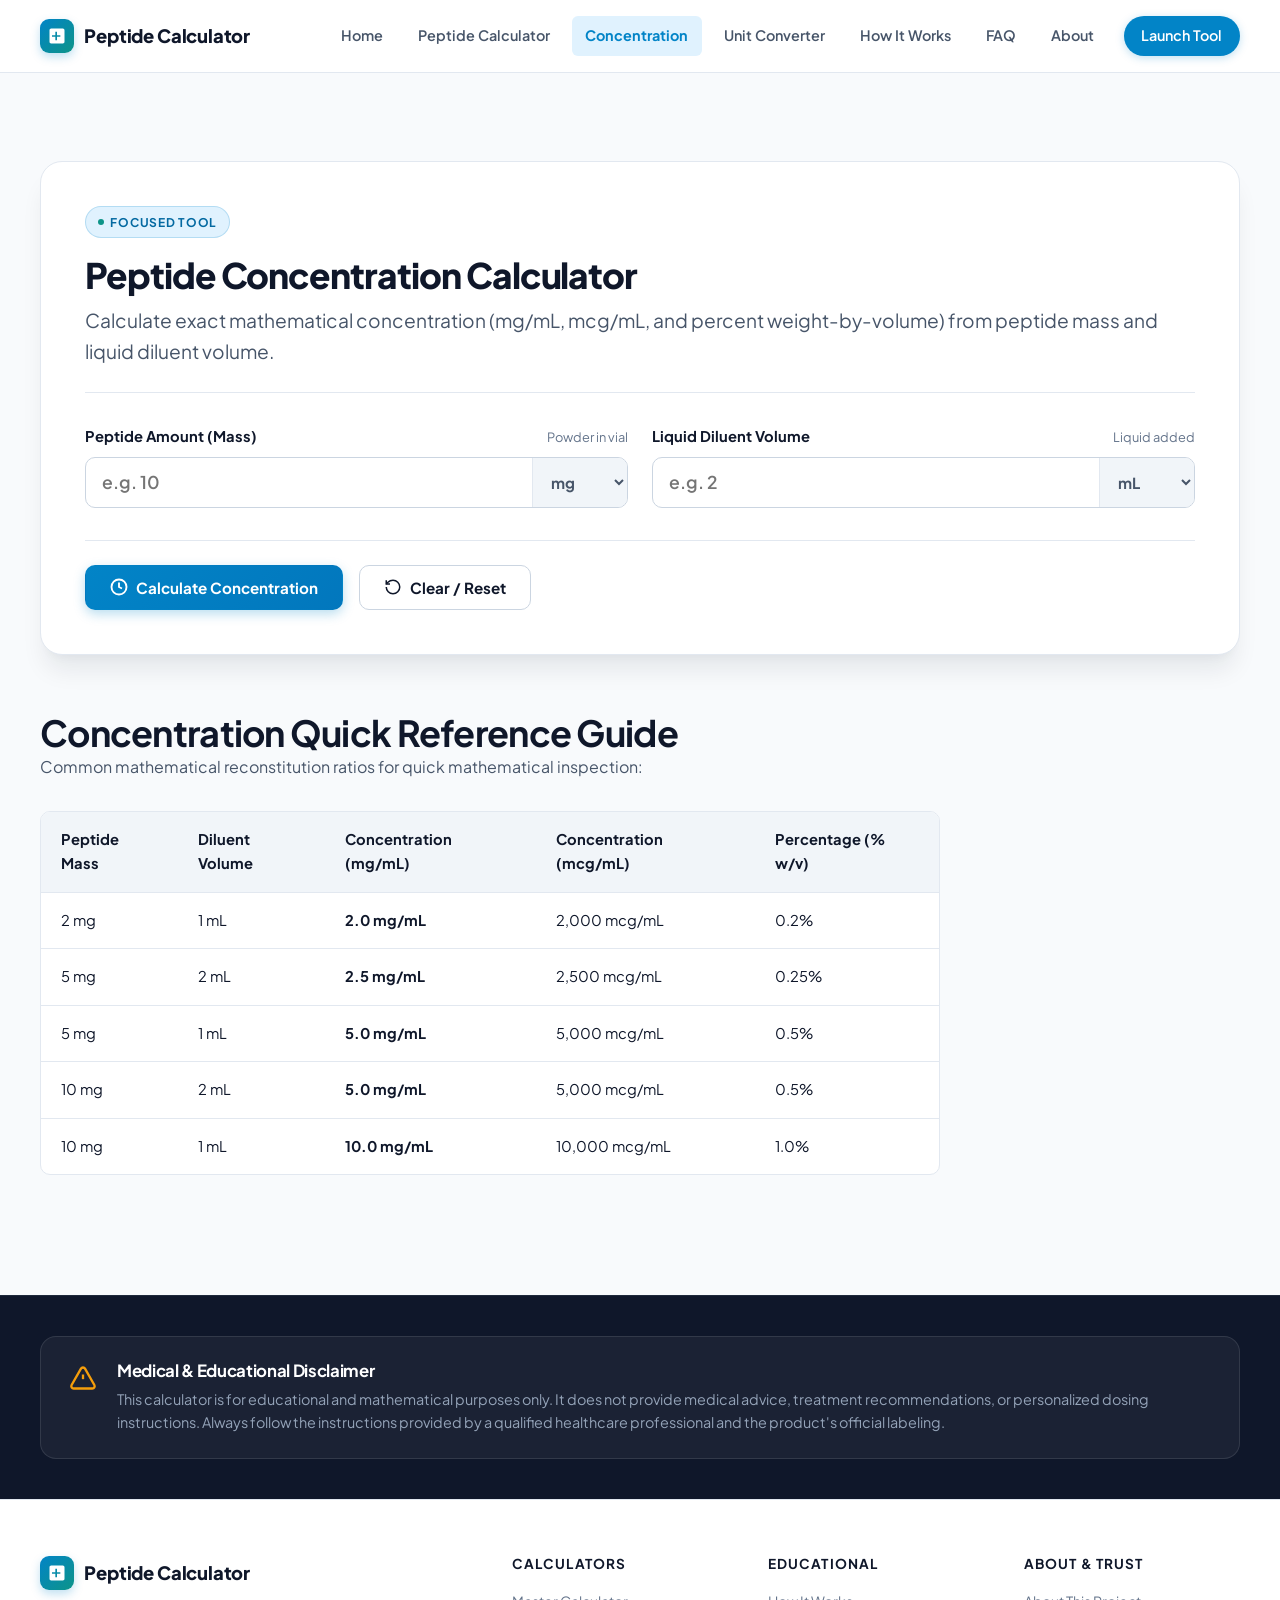
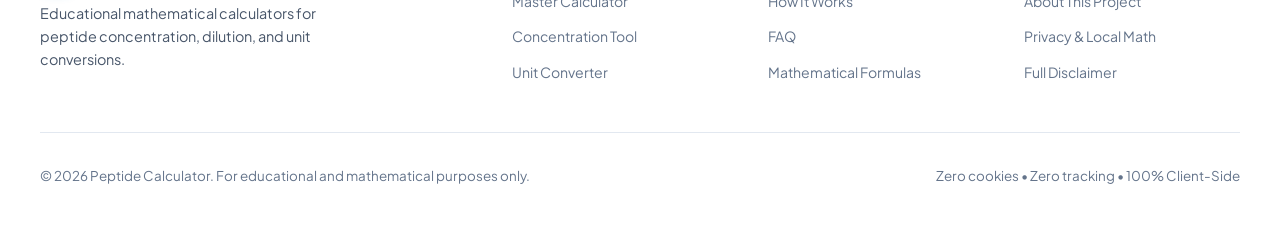
<file: concentration-calculator.html>
<!DOCTYPE html>
<html lang="en">
<head>
  <meta charset="UTF-8">
  <meta name="viewport" content="width=device-width, initial-scale=1.0">
  <title>Peptide Concentration Calculator - mg/mL & mcg/mL</title>
  <meta name="description" content="Calculate peptide concentration in mg/mL and mcg/mL from peptide amount and liquid diluent volume. Free, private, and instant math tool.">
  <link rel="canonical" href="https://paptide-calculator.vercel.app/concentration-calculator.html">
  <link rel="icon" type="image/svg+xml" href="favicon.svg">
  <link rel="stylesheet" href="styles.css">

  <script type="application/ld+json">
  {
    "@context": "https://schema.org",
    "@type": "SoftwareApplication",
    "name": "Peptide Concentration Calculator",
    "applicationCategory": "EducationalApplication",
    "operatingSystem": "All modern web browsers",
    "description": "Educational calculator for peptide mass-to-volume concentration calculations."
  }
  </script>
</head>
<body>

  <!-- Sticky Header -->
  <header class="site-header">
    <nav class="nav container" aria-label="Primary navigation">
      <a class="logo" href="index.html">
        <span class="logo-mark" aria-hidden="true">
          <svg viewBox="0 0 24 24"><path d="M19 3H5c-1.1 0-2 .9-2 2v14c0 1.1.9 2 2 2h14c1.1 0 2-.9 2-2V5c0-1.1-.9-2-2-2zm-7 14h-2v-4H6v-2h4V7h2v4h4v2h-4v4z"/></svg>
        </span>
        Peptide Calculator
      </a>

      <button class="menu-toggle" aria-label="Toggle navigation menu" aria-expanded="false">
        <svg viewBox="0 0 24 24" fill="none" stroke="currentColor" stroke-width="2"><line x1="3" y1="12" x2="21" y2="12"/><line x1="3" y1="6" x2="21" y2="6"/><line x1="3" y1="18" x2="21" y2="18"/></svg>
      </button>

      <div class="nav-links">
        <a class="nav-link" href="index.html">Home</a>
        <a class="nav-link" href="calculator.html">Peptide Calculator</a>
        <a class="nav-link" href="concentration-calculator.html" aria-current="page">Concentration</a>
        <a class="nav-link" href="unit-converter.html">Unit Converter</a>
        <a class="nav-link" href="how-it-works.html">How It Works</a>
        <a class="nav-link" href="faq.html">FAQ</a>
        <a class="nav-link" href="about.html">About</a>
        <a class="nav-link nav-cta" href="calculator.html">Launch Tool</a>
      </div>
    </nav>
  </header>

  <main id="main-content" class="section">
    <div class="container">
      <div class="calc-wrapper">
        <div class="calc-header">
          <span class="badge"><span class="badge-dot"></span> Focused Tool</span>
          <h1>Peptide Concentration Calculator</h1>
          <p class="lead">Calculate exact mathematical concentration (mg/mL, mcg/mL, and percent weight-by-volume) from peptide mass and liquid diluent volume.</p>
        </div>

        <form id="concentration-calculator-form" novalidate>
          <div class="form-grid">
            <!-- Peptide Amount -->
            <div class="form-group">
              <div class="field-label-group">
                <label class="field-label" for="conc-amount">Peptide Amount (Mass)</label>
                <span class="field-helper">Powder in vial</span>
              </div>
              <div class="input-combo">
                <input type="number" id="conc-amount" name="concAmount" step="any" min="0" placeholder="e.g. 10" required aria-describedby="err-conc-amount">
                <select id="conc-amount-unit" name="concAmountUnit" aria-label="Peptide amount unit">
                  <option value="mg" selected>mg</option>
                  <option value="mcg">mcg</option>
                  <option value="g">g</option>
                </select>
              </div>
              <span class="field-error-msg" id="err-conc-amount" role="alert"></span>
            </div>

            <!-- Liquid Diluent Volume -->
            <div class="form-group">
              <div class="field-label-group">
                <label class="field-label" for="conc-volume">Liquid Diluent Volume</label>
                <span class="field-helper">Liquid added</span>
              </div>
              <div class="input-combo">
                <input type="number" id="conc-volume" name="concVolume" step="any" min="0" placeholder="e.g. 2" required aria-describedby="err-conc-volume">
                <select id="conc-volume-unit" name="concVolumeUnit" aria-label="Liquid volume unit">
                  <option value="mL" selected>mL</option>
                  <option value="L">L</option>
                </select>
              </div>
              <span class="field-error-msg" id="err-conc-volume" role="alert"></span>
            </div>
          </div>

          <div class="form-actions">
            <button type="submit" class="btn btn-primary">
              <svg width="18" height="18" viewBox="0 0 24 24" fill="none" stroke="currentColor" stroke-width="2.5"><circle cx="12" cy="12" r="10"/><polyline points="12 6 12 12 16 14"/></svg>
              Calculate Concentration
            </button>
            <button type="button" class="btn btn-secondary" data-action="reset">
              <svg width="18" height="18" viewBox="0 0 24 24" fill="none" stroke="currentColor" stroke-width="2"><path d="M3 12a9 9 0 1 0 9-9 9.75 9.75 0 0 0-6.74 2.74L3 8"/><path d="M3 3v5h5"/></svg>
              Clear / Reset
            </button>
          </div>
        </form>

        <!-- Results Card -->
        <div class="results-card" id="conc-results-card" hidden aria-live="polite">
          <div class="results-header">
            <h2>
              <svg width="22" height="22" viewBox="0 0 24 24" fill="none" stroke="var(--teal)" stroke-width="2.5"><path d="M22 11.08V12a10 10 0 1 1-5.93-9.14"/><polyline points="22 4 12 14.01 9 11.01"/></svg>
              Resulting Concentration
            </h2>
            <span class="results-badge">Exact Math</span>
          </div>

          <div class="results-grid">
            <div class="metric-box highlight">
              <span class="metric-label">Concentration (mg/mL)</span>
              <span class="metric-value" id="res-conc-only-mg">—</span>
              <span class="metric-sub">Standard medical ratio</span>
            </div>

            <div class="metric-box">
              <span class="metric-label">Concentration (mcg/mL)</span>
              <span class="metric-value" id="res-conc-only-mcg">—</span>
              <span class="metric-sub">Microgram equivalent</span>
            </div>

            <div class="metric-box">
              <span class="metric-label">Percentage (% w/v)</span>
              <span class="metric-value" id="res-conc-only-percent">—</span>
              <span class="metric-sub">Grams per 100 mL</span>
            </div>
          </div>

          <div class="summary-banner" id="res-conc-only-summary"></div>
        </div>
      </div>

      <!-- Educational Concentration Reference Matrix -->
      <div style="margin-top: 3.5rem; max-width: 900px;">
        <h2>Concentration Quick Reference Guide</h2>
        <p>Common mathematical reconstitution ratios for quick mathematical inspection:</p>

        <div class="table-wrapper">
          <table class="converter-table">
            <thead>
              <tr>
                <th>Peptide Mass</th>
                <th>Diluent Volume</th>
                <th>Concentration (mg/mL)</th>
                <th>Concentration (mcg/mL)</th>
                <th>Percentage (% w/v)</th>
              </tr>
            </thead>
            <tbody>
              <tr>
                <td>2 mg</td>
                <td>1 mL</td>
                <td><strong>2.0 mg/mL</strong></td>
                <td>2,000 mcg/mL</td>
                <td>0.2%</td>
              </tr>
              <tr>
                <td>5 mg</td>
                <td>2 mL</td>
                <td><strong>2.5 mg/mL</strong></td>
                <td>2,500 mcg/mL</td>
                <td>0.25%</td>
              </tr>
              <tr>
                <td>5 mg</td>
                <td>1 mL</td>
                <td><strong>5.0 mg/mL</strong></td>
                <td>5,000 mcg/mL</td>
                <td>0.5%</td>
              </tr>
              <tr>
                <td>10 mg</td>
                <td>2 mL</td>
                <td><strong>5.0 mg/mL</strong></td>
                <td>5,000 mcg/mL</td>
                <td>0.5%</td>
              </tr>
              <tr>
                <td>10 mg</td>
                <td>1 mL</td>
                <td><strong>10.0 mg/mL</strong></td>
                <td>10,000 mcg/mL</td>
                <td>1.0%</td>
              </tr>
            </tbody>
          </table>
        </div>
      </div>
    </div>
  </main>

  <!-- Mandatory Medical & Educational Disclaimer -->
  <section class="disclaimer-section" aria-label="Educational Disclaimer">
    <div class="container">
      <div class="disclaimer-box">
        <div class="disclaimer-icon">
          <svg width="28" height="28" viewBox="0 0 24 24" fill="none" stroke="currentColor" stroke-width="2"><path d="m21.73 18-8-14a2 2 0 0 0-3.48 0l-8 14A2 2 0 0 0 4 21h16a2 2 0 0 0 1.73-3Z"/><line x1="12" y1="9" x2="12" y2="13"/><line x1="12" y1="17" x2="12.01" y2="17"/></svg>
        </div>
        <div class="disclaimer-text">
          <h4>Medical & Educational Disclaimer</h4>
          <p>
            This calculator is for educational and mathematical purposes only. It does not provide medical advice, treatment recommendations, or personalized dosing instructions. Always follow the instructions provided by a qualified healthcare professional and the product's official labeling.
          </p>
        </div>
      </div>
    </div>
  </section>

  <!-- Footer -->
  <footer class="site-footer">
    <div class="container">
      <div class="footer-grid">
        <div class="footer-brand">
          <a class="logo" href="index.html">
            <span class="logo-mark" aria-hidden="true">
              <svg viewBox="0 0 24 24"><path d="M19 3H5c-1.1 0-2 .9-2 2v14c0 1.1.9 2 2 2h14c1.1 0 2-.9 2-2V5c0-1.1-.9-2-2-2zm-7 14h-2v-4H6v-2h4V7h2v4h4v2h-4v4z"/></svg>
            </span>
            Peptide Calculator
          </a>
          <p>Educational mathematical calculators for peptide concentration, dilution, and unit conversions.</p>
        </div>

        <div class="footer-col">
          <h5>Calculators</h5>
          <ul>
            <li><a href="calculator.html">Master Calculator</a></li>
            <li><a href="concentration-calculator.html">Concentration Tool</a></li>
            <li><a href="unit-converter.html">Unit Converter</a></li>
          </ul>
        </div>

        <div class="footer-col">
          <h5>Educational</h5>
          <ul>
            <li><a href="how-it-works.html">How It Works</a></li>
            <li><a href="faq.html">FAQ</a></li>
            <li><a href="how-it-works.html#formulas">Mathematical Formulas</a></li>
          </ul>
        </div>

        <div class="footer-col">
          <h5>About & Trust</h5>
          <ul>
            <li><a href="about.html">About This Project</a></li>
            <li><a href="about.html#privacy">Privacy & Local Math</a></li>
            <li><a href="about.html#disclaimer">Full Disclaimer</a></li>
          </ul>
        </div>
      </div>

      <div class="footer-bottom">
        <span>&copy; 2026 Peptide Calculator. For educational and mathematical purposes only.</span>
        <span>Zero cookies &bull; Zero tracking &bull; 100% Client-Side</span>
      </div>
    </div>
  </footer>

  <script src="script.js"></script>
</body>
</html>
</file>
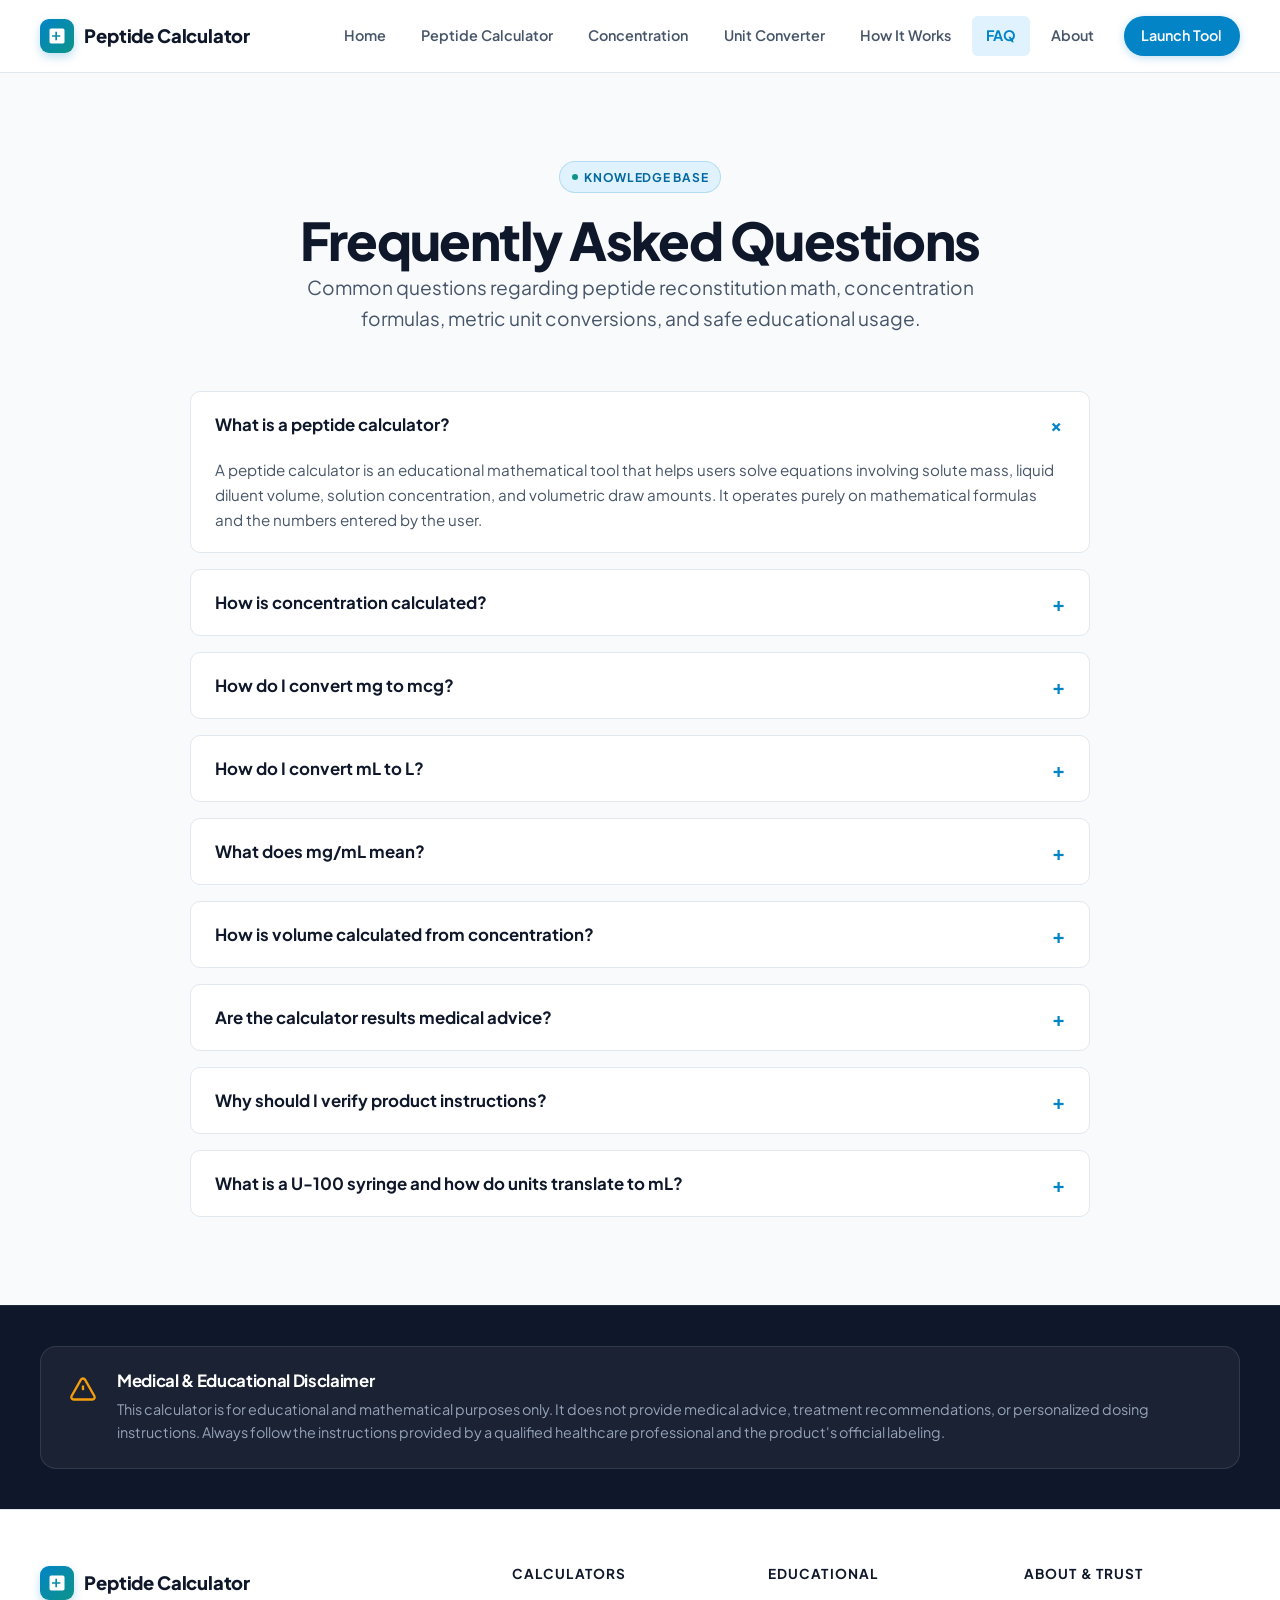
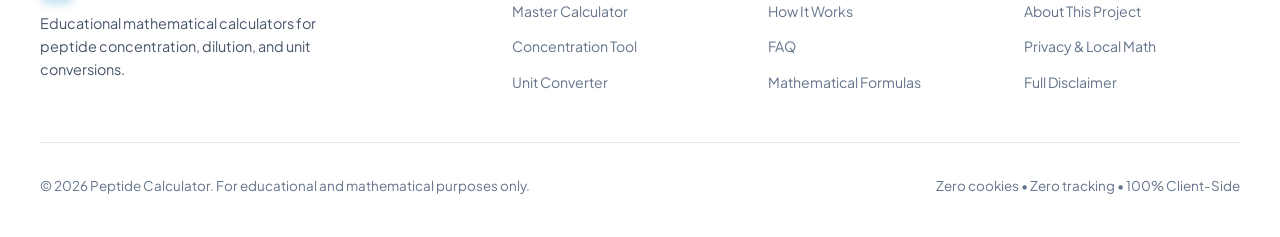
<file: faq.html>
<!DOCTYPE html>
<html lang="en">
<head>
  <meta charset="UTF-8">
  <meta name="viewport" content="width=device-width, initial-scale=1.0">
  <title>Peptide Calculator FAQ - Concentration, Math & Units</title>
  <meta name="description" content="Answers to common questions about peptide concentration calculations, unit conversions (mg to mcg, mL to L), volume formulas, and mathematical education.">
  <link rel="canonical" href="https://paptide-calculator.vercel.app/faq.html">
  <link rel="icon" type="image/svg+xml" href="favicon.svg">
  <link rel="stylesheet" href="styles.css">

  <!-- Schema.org FAQPage Structured Data -->
  <script type="application/ld+json">
  {
    "@context": "https://schema.org",
    "@type": "FAQPage",
    "mainEntity": [
      {
        "@type": "Question",
        "name": "What is a peptide calculator?",
        "acceptedAnswer": {
          "@type": "Answer",
          "text": "A peptide calculator is an educational mathematical tool designed to calculate solution concentration, reconstitution dilution ratios, and required volumetric liquid amounts from user-entered numeric values."
        }
      },
      {
        "@type": "Question",
        "name": "How is concentration calculated?",
        "acceptedAnswer": {
          "@type": "Answer",
          "text": "Concentration is calculated by dividing total peptide mass by the total diluent liquid volume (Concentration = Mass ÷ Volume) after converting both values into compatible metric units (such as mg and mL)."
        }
      },
      {
        "@type": "Question",
        "name": "How do I convert mg to mcg?",
        "acceptedAnswer": {
          "@type": "Answer",
          "text": "To convert milligrams (mg) to micrograms (mcg), multiply the value by 1,000. For example, 2 mg equals 2,000 mcg (2 × 1,000 = 2,000)."
        }
      },
      {
        "@type": "Question",
        "name": "How do I convert mL to L?",
        "acceptedAnswer": {
          "@type": "Answer",
          "text": "To convert milliliters (mL) to liters (L), divide the milliliter value by 1,000. For example, 500 mL equals 0.5 L (500 ÷ 1,000 = 0.5)."
        }
      },
      {
        "@type": "Question",
        "name": "What does mg/mL mean?",
        "acceptedAnswer": {
          "@type": "Answer",
          "text": "mg/mL stands for milligrams per milliliter. It describes how many milligrams of peptide powder are dissolved inside each milliliter of liquid solution."
        }
      },
      {
        "@type": "Question",
        "name": "How is volume calculated from concentration?",
        "acceptedAnswer": {
          "@type": "Answer",
          "text": "Required volume is calculated by dividing the desired dose amount by the concentration of the solution (Volume = Desired Dose ÷ Concentration)."
        }
      },
      {
        "@type": "Question",
        "name": "Are the calculator results medical advice?",
        "acceptedAnswer": {
          "@type": "Answer",
          "text": "No. The calculator results are strictly mathematical outputs calculated purely from the numbers you enter. It does not provide medical advice, diagnosis, treatment recommendations, or personalized dosing guidance."
        }
      },
      {
        "@type": "Question",
        "name": "Why should I verify product instructions?",
        "acceptedAnswer": {
          "@type": "Answer",
          "text": "Different pharmaceutical compounds, peptide vials, and manufacturer preparations require specific diluents, sterile handling procedures, and clinical dosages. Only official product labeling and licensed healthcare providers provide authorized medical direction."
        }
      },
      {
        "@type": "Question",
        "name": "What is a U-100 syringe and how do units translate to mL?",
        "acceptedAnswer": {
          "@type": "Answer",
          "text": "A U-100 syringe is calibrated such that 100 units equal exactly 1.0 mL. Therefore, 1 unit on a U-100 syringe represents 0.01 mL. For example, a volume of 0.1 mL corresponds to 10 units."
        }
      }
    ]
  }
  </script>
</head>
<body>

  <!-- Sticky Header -->
  <header class="site-header">
    <nav class="nav container" aria-label="Primary navigation">
      <a class="logo" href="index.html">
        <span class="logo-mark" aria-hidden="true">
          <svg viewBox="0 0 24 24"><path d="M19 3H5c-1.1 0-2 .9-2 2v14c0 1.1.9 2 2 2h14c1.1 0 2-.9 2-2V5c0-1.1-.9-2-2-2zm-7 14h-2v-4H6v-2h4V7h2v4h4v2h-4v4z"/></svg>
        </span>
        Peptide Calculator
      </a>

      <button class="menu-toggle" aria-label="Toggle navigation menu" aria-expanded="false">
        <svg viewBox="0 0 24 24" fill="none" stroke="currentColor" stroke-width="2"><line x1="3" y1="12" x2="21" y2="12"/><line x1="3" y1="6" x2="21" y2="6"/><line x1="3" y1="18" x2="21" y2="18"/></svg>
      </button>

      <div class="nav-links">
        <a class="nav-link" href="index.html">Home</a>
        <a class="nav-link" href="calculator.html">Peptide Calculator</a>
        <a class="nav-link" href="concentration-calculator.html">Concentration</a>
        <a class="nav-link" href="unit-converter.html">Unit Converter</a>
        <a class="nav-link" href="how-it-works.html">How It Works</a>
        <a class="nav-link" href="faq.html" aria-current="page">FAQ</a>
        <a class="nav-link" href="about.html">About</a>
        <a class="nav-link nav-cta" href="calculator.html">Launch Tool</a>
      </div>
    </nav>
  </header>

  <main id="main-content" class="section">
    <div class="container">
      <div style="text-align: center; max-width: 750px; margin-inline: auto; margin-bottom: 3.5rem;">
        <span class="badge"><span class="badge-dot"></span> Knowledge Base</span>
        <h1>Frequently Asked Questions</h1>
        <p class="lead">Common questions regarding peptide reconstitution math, concentration formulas, metric unit conversions, and safe educational usage.</p>
      </div>

      <div class="faq-stack">
        <!-- Q1 -->
        <article class="faq-item open">
          <button type="button" class="faq-question" aria-expanded="true">
            <span>What is a peptide calculator?</span>
            <span class="faq-icon">&plus;</span>
          </button>
          <div class="faq-answer">
            <p>
              A peptide calculator is an educational mathematical tool that helps users solve equations involving solute mass, liquid diluent volume, solution concentration, and volumetric draw amounts. It operates purely on mathematical formulas and the numbers entered by the user.
            </p>
          </div>
        </article>

        <!-- Q2 -->
        <article class="faq-item">
          <button type="button" class="faq-question" aria-expanded="false">
            <span>How is concentration calculated?</span>
            <span class="faq-icon">&plus;</span>
          </button>
          <div class="faq-answer">
            <p>
              Concentration is calculated by dividing the total mass of the peptide by the total volume of liquid solvent added:<br>
              <code>Concentration = Mass ÷ Volume</code><br>
              Both numbers are converted into base units (typically milligrams and milliliters) before calculation, yielding a concentration in mg/mL. Multiplying by 1,000 gives mcg/mL.
            </p>
          </div>
        </article>

        <!-- Q3 -->
        <article class="faq-item">
          <button type="button" class="faq-question" aria-expanded="false">
            <span>How do I convert mg to mcg?</span>
            <span class="faq-icon">&plus;</span>
          </button>
          <div class="faq-answer">
            <p>
              To convert milligrams (mg) to micrograms (mcg), multiply the number of milligrams by 1,000. For example:
              <code>2 mg × 1,000 = 2,000 mcg</code>. Conversely, to convert micrograms to milligrams, divide by 1,000 (e.g., 250 mcg ÷ 1,000 = 0.25 mg).
            </p>
          </div>
        </article>

        <!-- Q4 -->
        <article class="faq-item">
          <button type="button" class="faq-question" aria-expanded="false">
            <span>How do I convert mL to L?</span>
            <span class="faq-icon">&plus;</span>
          </button>
          <div class="faq-answer">
            <p>
              To convert milliliters (mL) to liters (L), divide the milliliter amount by 1,000. For example:
              <code>500 mL ÷ 1,000 = 0.5 L</code>. Conversely, to convert liters to milliliters, multiply by 1,000 (e.g., 0.002 L × 1,000 = 2 mL).
            </p>
          </div>
        </article>

        <!-- Q5 -->
        <article class="faq-item">
          <button type="button" class="faq-question" aria-expanded="false">
            <span>What does mg/mL mean?</span>
            <span class="faq-icon">&plus;</span>
          </button>
          <div class="faq-answer">
            <p>
              <code>mg/mL</code> represents milligrams of peptide mass dissolved per single milliliter of solution. It is the standard density metric used in laboratories to express liquid medication strength. A solution of 5 mg/mL contains 5 milligrams of active substance in each 1.0 mL of reconstituted liquid.
            </p>
          </div>
        </article>

        <!-- Q6 -->
        <article class="faq-item">
          <button type="button" class="faq-question" aria-expanded="false">
            <span>How is volume calculated from concentration?</span>
            <span class="faq-icon">&plus;</span>
          </button>
          <div class="faq-answer">
            <p>
              Required liquid volume is calculated by dividing the desired dose mass by the solution's concentration:<br>
              <code>Volume (mL) = Desired Dose (mg) ÷ Concentration (mg/mL)</code><br>
              For example, if you want a dose of 0.5 mg from a 5 mg/mL concentration, the required volume is: <code>0.5 ÷ 5 = 0.1 mL</code>.
            </p>
          </div>
        </article>

        <!-- Q7 -->
        <article class="faq-item">
          <button type="button" class="faq-question" aria-expanded="false">
            <span>Are the calculator results medical advice?</span>
            <span class="faq-icon">&plus;</span>
          </button>
          <div class="faq-answer">
            <p>
              <strong>No.</strong> The results generated by this website are strictly mathematical calculations based entirely on user inputs. They do not constitute medical advice, diagnosis, therapy recommendations, or clinical dosage guidelines. Never make health decisions without consulting a qualified medical provider.
            </p>
          </div>
        </article>

        <!-- Q8 -->
        <article class="faq-item">
          <button type="button" class="faq-question" aria-expanded="false">
            <span>Why should I verify product instructions?</span>
            <span class="faq-icon">&plus;</span>
          </button>
          <div class="faq-answer">
            <p>
              Pharmaceutical and laboratory preparations have specific storage stability conditions, specific diluent compatibility requirements (e.g. sterile bacteriostatic water vs. saline), and designated protocols. Only official package inserts and healthcare providers provide validated instructions.
            </p>
          </div>
        </article>

        <!-- Q9 -->
        <article class="faq-item">
          <button type="button" class="faq-question" aria-expanded="false">
            <span>What is a U-100 syringe and how do units translate to mL?</span>
            <span class="faq-icon">&plus;</span>
          </button>
          <div class="faq-answer">
            <p>
              A U-100 syringe has barrel tick markings where 100 units equal 1.0 mL of liquid. Each individual unit marking represents 0.01 mL (1/100th of a milliliter). To convert a volume in mL to U-100 units, simply multiply the milliliter volume by 100 (e.g. 0.15 mL × 100 = 15 units).
            </p>
          </div>
        </article>
      </div>
    </div>
  </main>

  <!-- Mandatory Medical & Educational Disclaimer -->
  <section class="disclaimer-section" aria-label="Educational Disclaimer">
    <div class="container">
      <div class="disclaimer-box">
        <div class="disclaimer-icon">
          <svg width="28" height="28" viewBox="0 0 24 24" fill="none" stroke="currentColor" stroke-width="2"><path d="m21.73 18-8-14a2 2 0 0 0-3.48 0l-8 14A2 2 0 0 0 4 21h16a2 2 0 0 0 1.73-3Z"/><line x1="12" y1="9" x2="12" y2="13"/><line x1="12" y1="17" x2="12.01" y2="17"/></svg>
        </div>
        <div class="disclaimer-text">
          <h4>Medical & Educational Disclaimer</h4>
          <p>
            This calculator is for educational and mathematical purposes only. It does not provide medical advice, treatment recommendations, or personalized dosing instructions. Always follow the instructions provided by a qualified healthcare professional and the product's official labeling.
          </p>
        </div>
      </div>
    </div>
  </section>

  <!-- Footer -->
  <footer class="site-footer">
    <div class="container">
      <div class="footer-grid">
        <div class="footer-brand">
          <a class="logo" href="index.html">
            <span class="logo-mark" aria-hidden="true">
              <svg viewBox="0 0 24 24"><path d="M19 3H5c-1.1 0-2 .9-2 2v14c0 1.1.9 2 2 2h14c1.1 0 2-.9 2-2V5c0-1.1-.9-2-2-2zm-7 14h-2v-4H6v-2h4V7h2v4h4v2h-4v4z"/></svg>
            </span>
            Peptide Calculator
          </a>
          <p>Educational mathematical calculators for peptide concentration, dilution, and unit conversions.</p>
        </div>

        <div class="footer-col">
          <h5>Calculators</h5>
          <ul>
            <li><a href="calculator.html">Master Calculator</a></li>
            <li><a href="concentration-calculator.html">Concentration Tool</a></li>
            <li><a href="unit-converter.html">Unit Converter</a></li>
          </ul>
        </div>

        <div class="footer-col">
          <h5>Educational</h5>
          <ul>
            <li><a href="how-it-works.html">How It Works</a></li>
            <li><a href="faq.html">FAQ</a></li>
            <li><a href="how-it-works.html#formulas">Mathematical Formulas</a></li>
          </ul>
        </div>

        <div class="footer-col">
          <h5>About & Trust</h5>
          <ul>
            <li><a href="about.html">About This Project</a></li>
            <li><a href="about.html#privacy">Privacy & Local Math</a></li>
            <li><a href="about.html#disclaimer">Full Disclaimer</a></li>
          </ul>
        </div>
      </div>

      <div class="footer-bottom">
        <span>&copy; 2026 Peptide Calculator. For educational and mathematical purposes only.</span>
        <span>Zero cookies &bull; Zero tracking &bull; 100% Client-Side</span>
      </div>
    </div>
  </footer>

  <script src="script.js"></script>
</body>
</html>
</file>
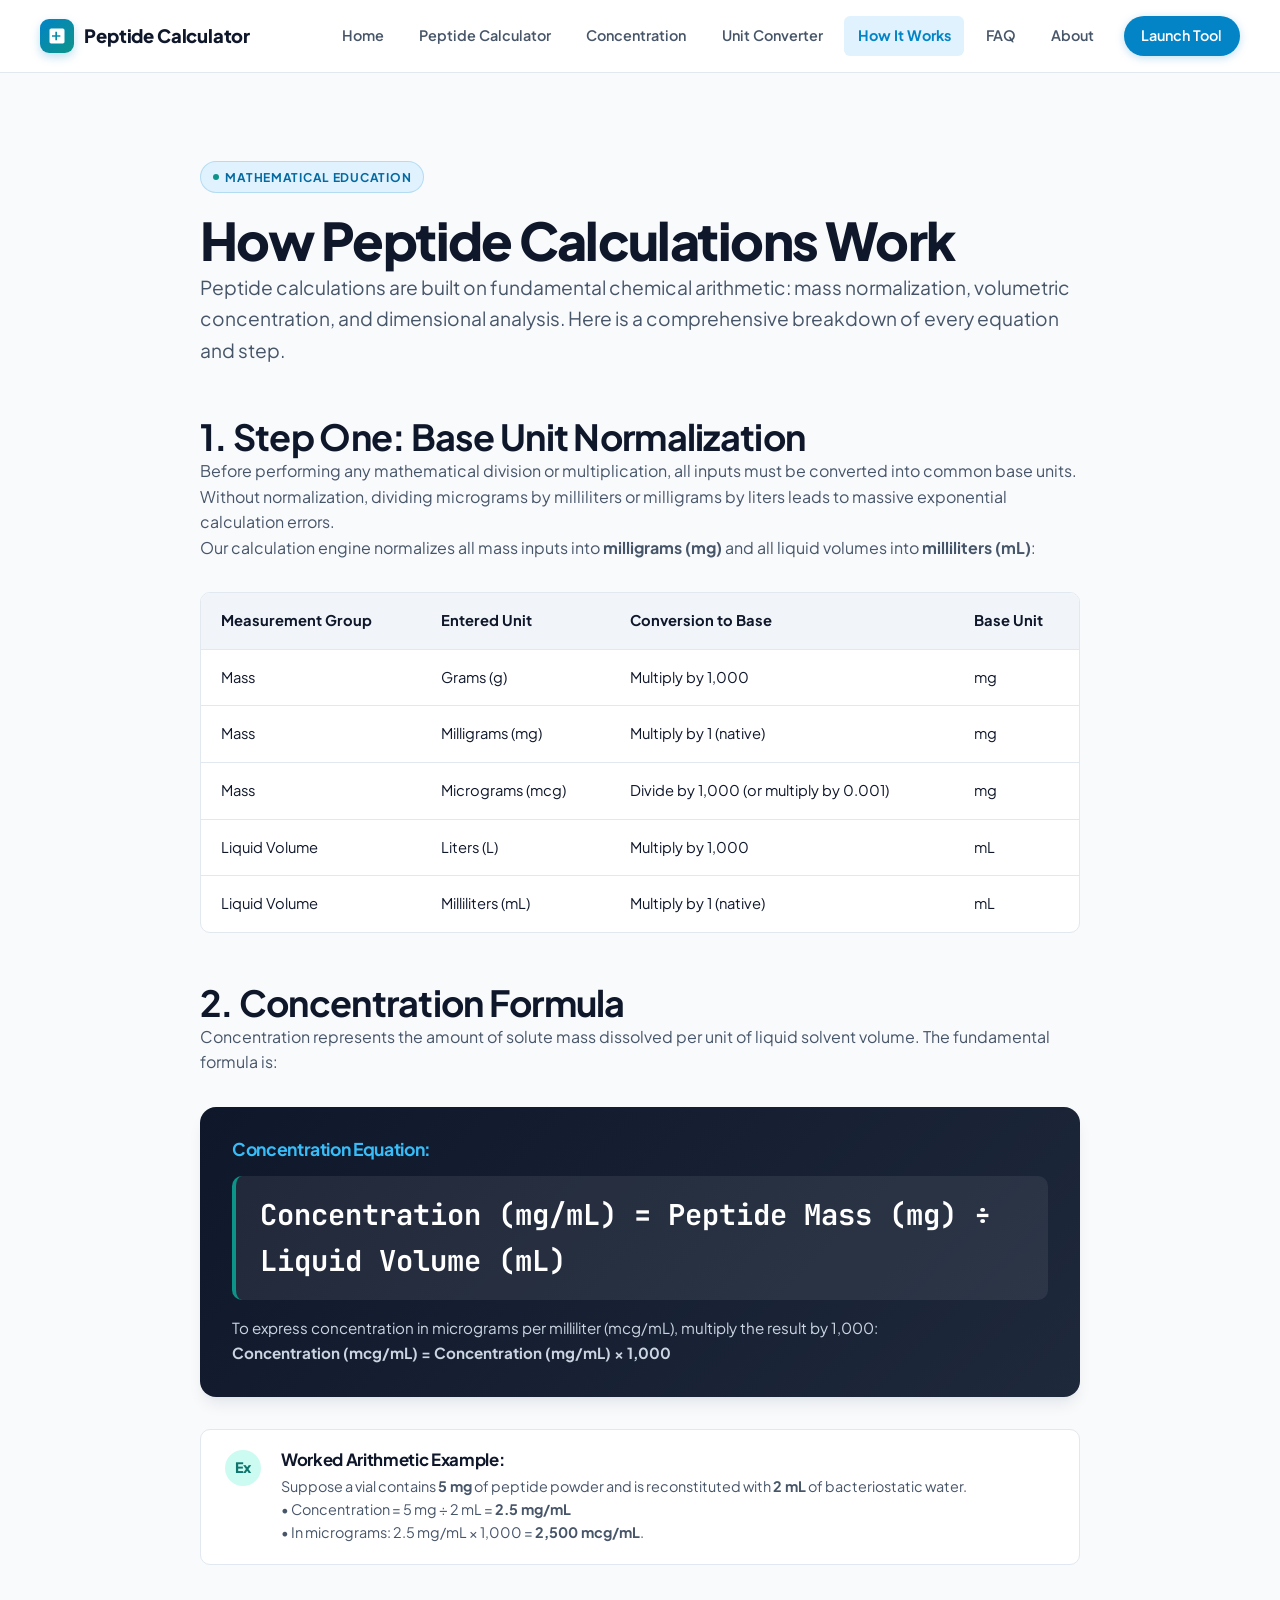
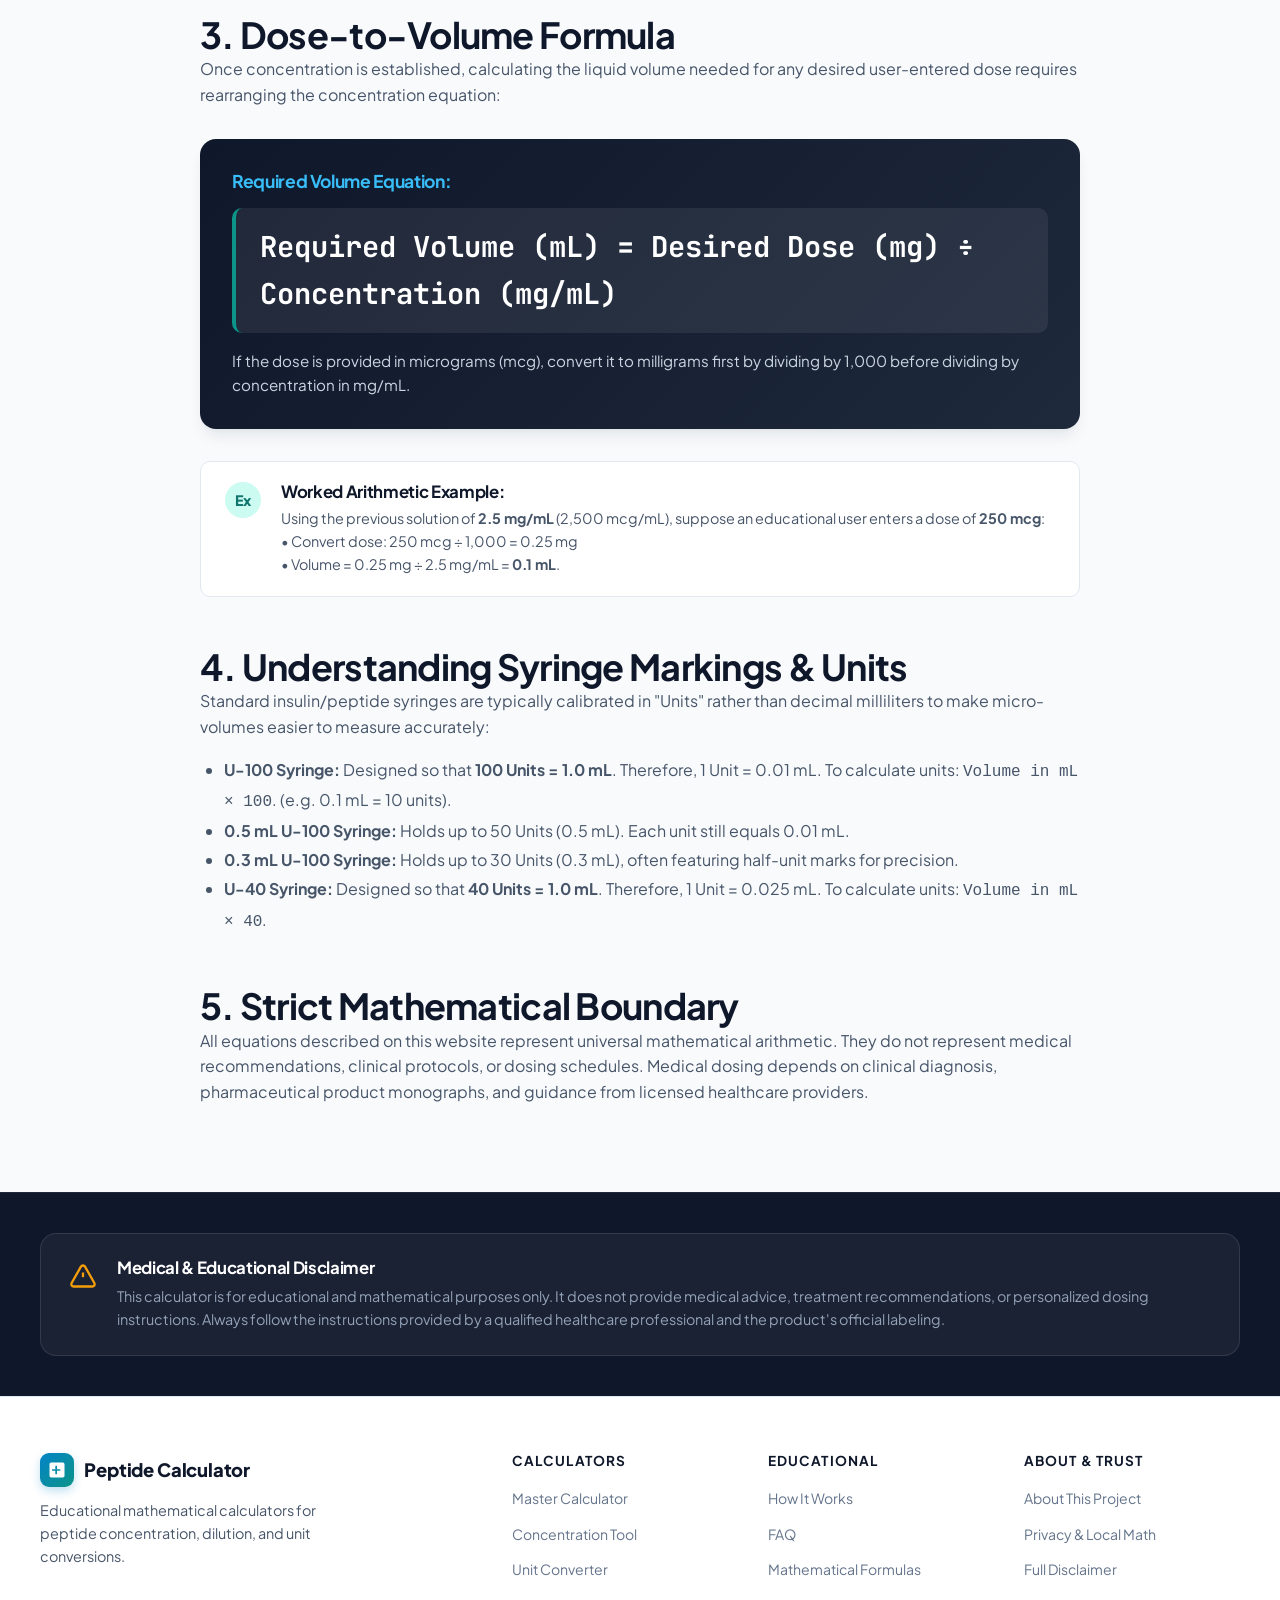
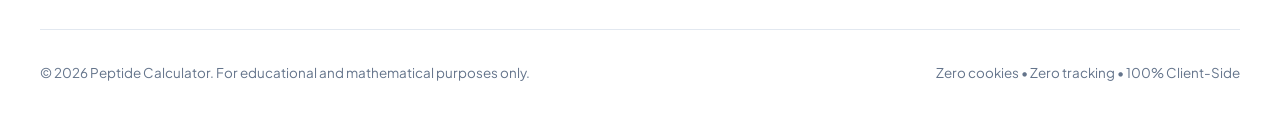
<file: how-it-works.html>
<!DOCTYPE html>
<html lang="en">
<head>
  <meta charset="UTF-8">
  <meta name="viewport" content="width=device-width, initial-scale=1.0">
  <title>How Peptide Calculations Work - Mathematical Formulas & Logic</title>
  <meta name="description" content="Learn the mathematics behind peptide concentration, dilution volume, and unit conversion. Transparent formulas and step-by-step educational arithmetic.">
  <link rel="canonical" href="https://paptide-calculator.vercel.app/how-it-works.html">
  <link rel="icon" type="image/svg+xml" href="favicon.svg">
  <link rel="stylesheet" href="styles.css">

  <script type="application/ld+json">
  {
    "@context": "https://schema.org",
    "@type": "WebPage",
    "name": "How Peptide Calculations Work - Mathematical Formulas & Logic",
    "url": "https://paptide-calculator.vercel.app/how-it-works.html",
    "description": "Educational guide explaining the mathematical formulas and arithmetic behind peptide dilution, concentration, and volumetric calculations."
  }
  </script>
</head>
<body>

  <!-- Sticky Header -->
  <header class="site-header">
    <nav class="nav container" aria-label="Primary navigation">
      <a class="logo" href="index.html">
        <span class="logo-mark" aria-hidden="true">
          <svg viewBox="0 0 24 24"><path d="M19 3H5c-1.1 0-2 .9-2 2v14c0 1.1.9 2 2 2h14c1.1 0 2-.9 2-2V5c0-1.1-.9-2-2-2zm-7 14h-2v-4H6v-2h4V7h2v4h4v2h-4v4z"/></svg>
        </span>
        Peptide Calculator
      </a>

      <button class="menu-toggle" aria-label="Toggle navigation menu" aria-expanded="false">
        <svg viewBox="0 0 24 24" fill="none" stroke="currentColor" stroke-width="2"><line x1="3" y1="12" x2="21" y2="12"/><line x1="3" y1="6" x2="21" y2="6"/><line x1="3" y1="18" x2="21" y2="18"/></svg>
      </button>

      <div class="nav-links">
        <a class="nav-link" href="index.html">Home</a>
        <a class="nav-link" href="calculator.html">Peptide Calculator</a>
        <a class="nav-link" href="concentration-calculator.html">Concentration</a>
        <a class="nav-link" href="unit-converter.html">Unit Converter</a>
        <a class="nav-link" href="how-it-works.html" aria-current="page">How It Works</a>
        <a class="nav-link" href="faq.html">FAQ</a>
        <a class="nav-link" href="about.html">About</a>
        <a class="nav-link nav-cta" href="calculator.html">Launch Tool</a>
      </div>
    </nav>
  </header>

  <main id="main-content" class="section">
    <div class="container" style="max-width: 880px;">
      <span class="badge"><span class="badge-dot"></span> Mathematical Education</span>
      <h1>How Peptide Calculations Work</h1>
      <p class="lead">
        Peptide calculations are built on fundamental chemical arithmetic: mass normalization, volumetric concentration, and dimensional analysis. Here is a comprehensive breakdown of every equation and step.
      </p>

      <!-- Step 1: Normalization -->
      <section style="margin-top: 3rem;">
        <h2>1. Step One: Base Unit Normalization</h2>
        <p>
          Before performing any mathematical division or multiplication, all inputs must be converted into common base units. Without normalization, dividing micrograms by milliliters or milligrams by liters leads to massive exponential calculation errors.
        </p>
        <p>
          Our calculation engine normalizes all mass inputs into <strong>milligrams (mg)</strong> and all liquid volumes into <strong>milliliters (mL)</strong>:
        </p>

        <div class="table-wrapper">
          <table class="converter-table">
            <thead>
              <tr>
                <th>Measurement Group</th>
                <th>Entered Unit</th>
                <th>Conversion to Base</th>
                <th>Base Unit</th>
              </tr>
            </thead>
            <tbody>
              <tr>
                <td>Mass</td>
                <td>Grams (g)</td>
                <td>Multiply by 1,000</td>
                <td>mg</td>
              </tr>
              <tr>
                <td>Mass</td>
                <td>Milligrams (mg)</td>
                <td>Multiply by 1 (native)</td>
                <td>mg</td>
              </tr>
              <tr>
                <td>Mass</td>
                <td>Micrograms (mcg)</td>
                <td>Divide by 1,000 (or multiply by 0.001)</td>
                <td>mg</td>
              </tr>
              <tr>
                <td>Liquid Volume</td>
                <td>Liters (L)</td>
                <td>Multiply by 1,000</td>
                <td>mL</td>
              </tr>
              <tr>
                <td>Liquid Volume</td>
                <td>Milliliters (mL)</td>
                <td>Multiply by 1 (native)</td>
                <td>mL</td>
              </tr>
            </tbody>
          </table>
        </div>
      </section>

      <!-- Step 2: Concentration -->
      <section style="margin-top: 3rem;" id="formulas">
        <h2>2. Concentration Formula</h2>
        <p>
          Concentration represents the amount of solute mass dissolved per unit of liquid solvent volume. The fundamental formula is:
        </p>

        <div class="formula-card">
          <h3>Concentration Equation:</h3>
          <div class="formula-display">
            Concentration (mg/mL) = Peptide Mass (mg) ÷ Liquid Volume (mL)
          </div>
          <p>
            To express concentration in micrograms per milliliter (mcg/mL), multiply the result by 1,000:<br>
            <strong>Concentration (mcg/mL) = Concentration (mg/mL) × 1,000</strong>
          </p>
        </div>

        <div class="step-card">
          <span class="step-badge">Ex</span>
          <div class="step-content">
            <h4>Worked Arithmetic Example:</h4>
            <p>
              Suppose a vial contains <strong>5 mg</strong> of peptide powder and is reconstituted with <strong>2 mL</strong> of bacteriostatic water.<br>
              &bull; Concentration = 5 mg ÷ 2 mL = <strong>2.5 mg/mL</strong><br>
              &bull; In micrograms: 2.5 mg/mL × 1,000 = <strong>2,500 mcg/mL</strong>.
            </p>
          </div>
        </div>
      </section>

      <!-- Step 3: Required Volume -->
      <section style="margin-top: 3rem;">
        <h2>3. Dose-to-Volume Formula</h2>
        <p>
          Once concentration is established, calculating the liquid volume needed for any desired user-entered dose requires rearranging the concentration equation:
        </p>

        <div class="formula-card">
          <h3>Required Volume Equation:</h3>
          <div class="formula-display">
            Required Volume (mL) = Desired Dose (mg) ÷ Concentration (mg/mL)
          </div>
          <p>
            If the dose is provided in micrograms (mcg), convert it to milligrams first by dividing by 1,000 before dividing by concentration in mg/mL.
          </p>
        </div>

        <div class="step-card">
          <span class="step-badge">Ex</span>
          <div class="step-content">
            <h4>Worked Arithmetic Example:</h4>
            <p>
              Using the previous solution of <strong>2.5 mg/mL</strong> (2,500 mcg/mL), suppose an educational user enters a dose of <strong>250 mcg</strong>:<br>
              &bull; Convert dose: 250 mcg ÷ 1,000 = 0.25 mg<br>
              &bull; Volume = 0.25 mg ÷ 2.5 mg/mL = <strong>0.1 mL</strong>.
            </p>
          </div>
        </div>
      </section>

      <!-- Step 4: Syringe Markings -->
      <section style="margin-top: 3rem;">
        <h2>4. Understanding Syringe Markings & Units</h2>
        <p>
          Standard insulin/peptide syringes are typically calibrated in "Units" rather than decimal milliliters to make micro-volumes easier to measure accurately:
        </p>
        <ul style="margin-left: 1.5rem; margin-top: 1rem; color: var(--text-secondary); line-height: 1.8;">
          <li><strong>U-100 Syringe:</strong> Designed so that <strong>100 Units = 1.0 mL</strong>. Therefore, 1 Unit = 0.01 mL. To calculate units: <code>Volume in mL × 100</code>. (e.g. 0.1 mL = 10 units).</li>
          <li><strong>0.5 mL U-100 Syringe:</strong> Holds up to 50 Units (0.5 mL). Each unit still equals 0.01 mL.</li>
          <li><strong>0.3 mL U-100 Syringe:</strong> Holds up to 30 Units (0.3 mL), often featuring half-unit marks for precision.</li>
          <li><strong>U-40 Syringe:</strong> Designed so that <strong>40 Units = 1.0 mL</strong>. Therefore, 1 Unit = 0.025 mL. To calculate units: <code>Volume in mL × 40</code>.</li>
        </ul>
      </section>

      <!-- Step 5: Educational Context -->
      <section style="margin-top: 3rem;">
        <h2>5. Strict Mathematical Boundary</h2>
        <p>
          All equations described on this website represent universal mathematical arithmetic. They do not represent medical recommendations, clinical protocols, or dosing schedules. Medical dosing depends on clinical diagnosis, pharmaceutical product monographs, and guidance from licensed healthcare providers.
        </p>
      </section>
    </div>
  </main>

  <!-- Mandatory Medical & Educational Disclaimer -->
  <section class="disclaimer-section" aria-label="Educational Disclaimer">
    <div class="container">
      <div class="disclaimer-box">
        <div class="disclaimer-icon">
          <svg width="28" height="28" viewBox="0 0 24 24" fill="none" stroke="currentColor" stroke-width="2"><path d="m21.73 18-8-14a2 2 0 0 0-3.48 0l-8 14A2 2 0 0 0 4 21h16a2 2 0 0 0 1.73-3Z"/><line x1="12" y1="9" x2="12" y2="13"/><line x1="12" y1="17" x2="12.01" y2="17"/></svg>
        </div>
        <div class="disclaimer-text">
          <h4>Medical & Educational Disclaimer</h4>
          <p>
            This calculator is for educational and mathematical purposes only. It does not provide medical advice, treatment recommendations, or personalized dosing instructions. Always follow the instructions provided by a qualified healthcare professional and the product's official labeling.
          </p>
        </div>
      </div>
    </div>
  </section>

  <!-- Footer -->
  <footer class="site-footer">
    <div class="container">
      <div class="footer-grid">
        <div class="footer-brand">
          <a class="logo" href="index.html">
            <span class="logo-mark" aria-hidden="true">
              <svg viewBox="0 0 24 24"><path d="M19 3H5c-1.1 0-2 .9-2 2v14c0 1.1.9 2 2 2h14c1.1 0 2-.9 2-2V5c0-1.1-.9-2-2-2zm-7 14h-2v-4H6v-2h4V7h2v4h4v2h-4v4z"/></svg>
            </span>
            Peptide Calculator
          </a>
          <p>Educational mathematical calculators for peptide concentration, dilution, and unit conversions.</p>
        </div>

        <div class="footer-col">
          <h5>Calculators</h5>
          <ul>
            <li><a href="calculator.html">Master Calculator</a></li>
            <li><a href="concentration-calculator.html">Concentration Tool</a></li>
            <li><a href="unit-converter.html">Unit Converter</a></li>
          </ul>
        </div>

        <div class="footer-col">
          <h5>Educational</h5>
          <ul>
            <li><a href="how-it-works.html">How It Works</a></li>
            <li><a href="faq.html">FAQ</a></li>
            <li><a href="how-it-works.html#formulas">Mathematical Formulas</a></li>
          </ul>
        </div>

        <div class="footer-col">
          <h5>About & Trust</h5>
          <ul>
            <li><a href="about.html">About This Project</a></li>
            <li><a href="about.html#privacy">Privacy & Local Math</a></li>
            <li><a href="about.html#disclaimer">Full Disclaimer</a></li>
          </ul>
        </div>
      </div>

      <div class="footer-bottom">
        <span>&copy; 2026 Peptide Calculator. For educational and mathematical purposes only.</span>
        <span>Zero cookies &bull; Zero tracking &bull; 100% Client-Side</span>
      </div>
    </div>
  </footer>

  <script src="script.js"></script>
</body>
</html>
</file>
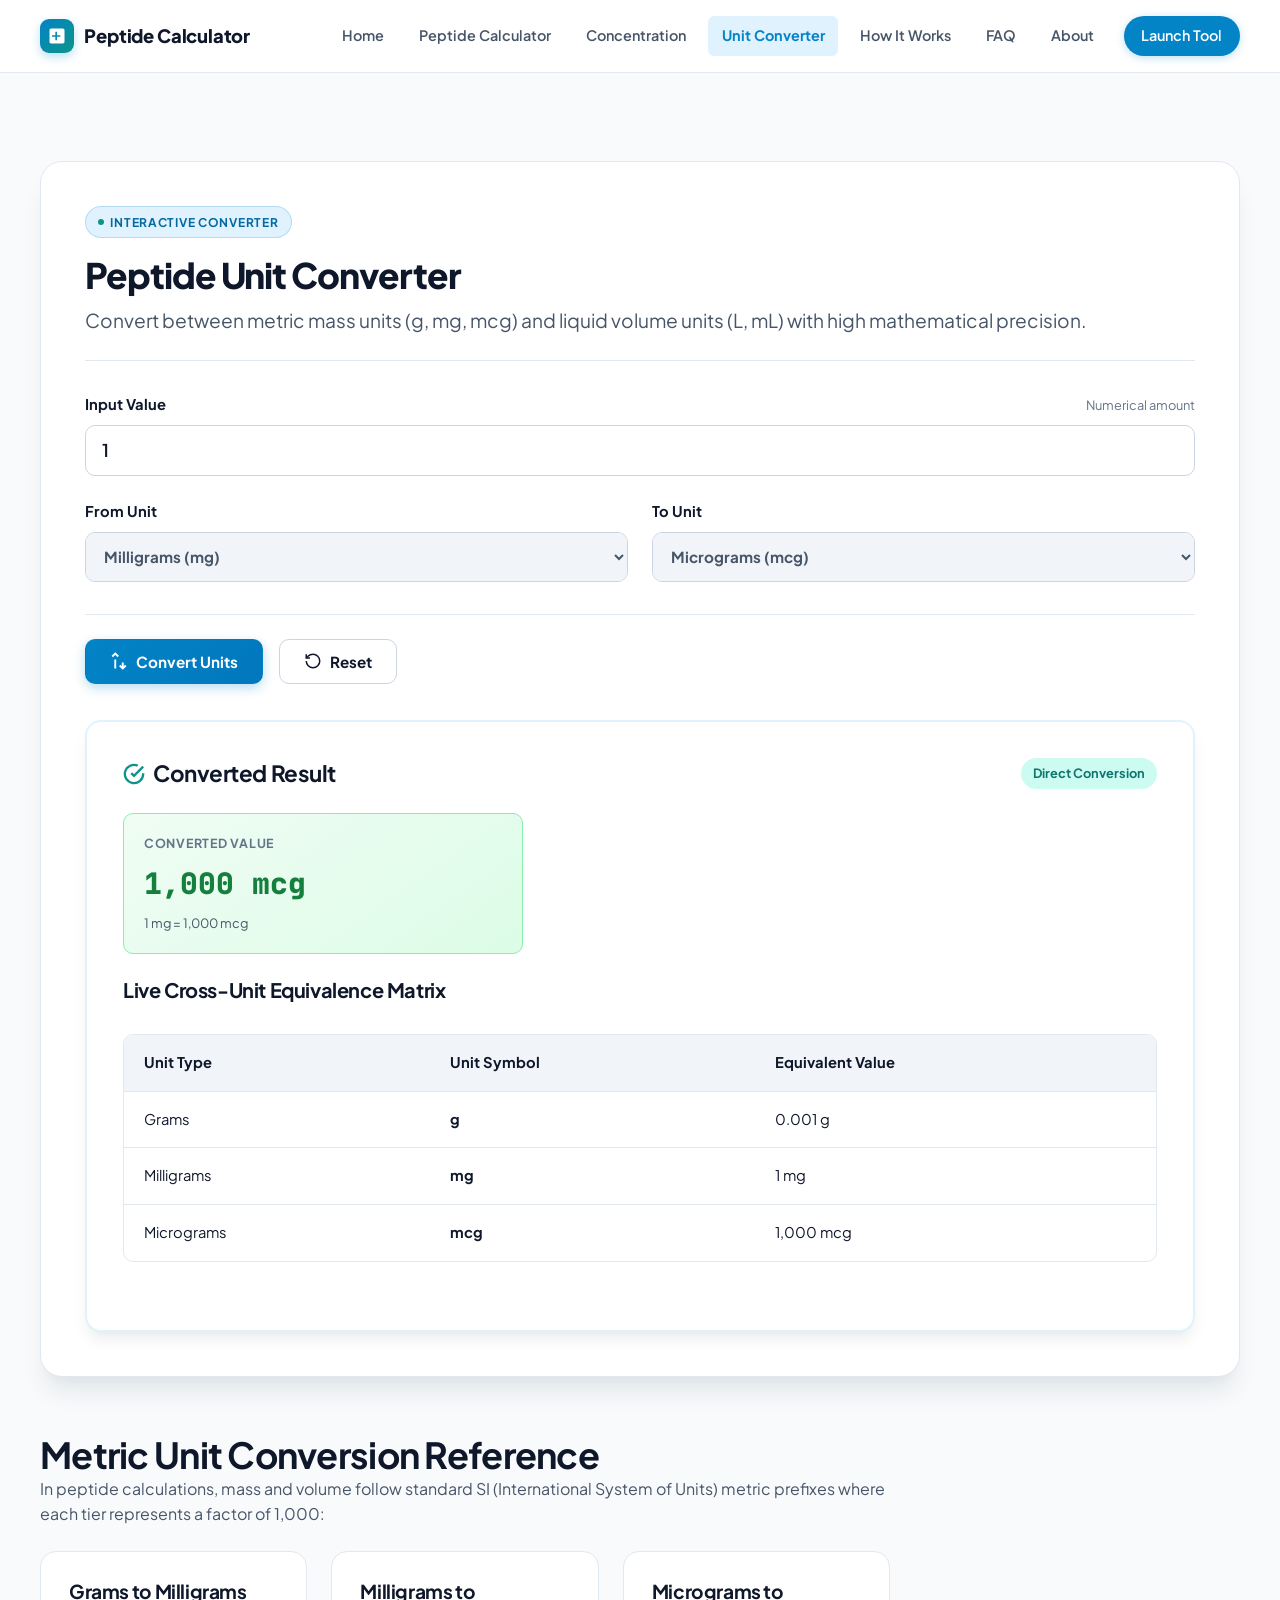
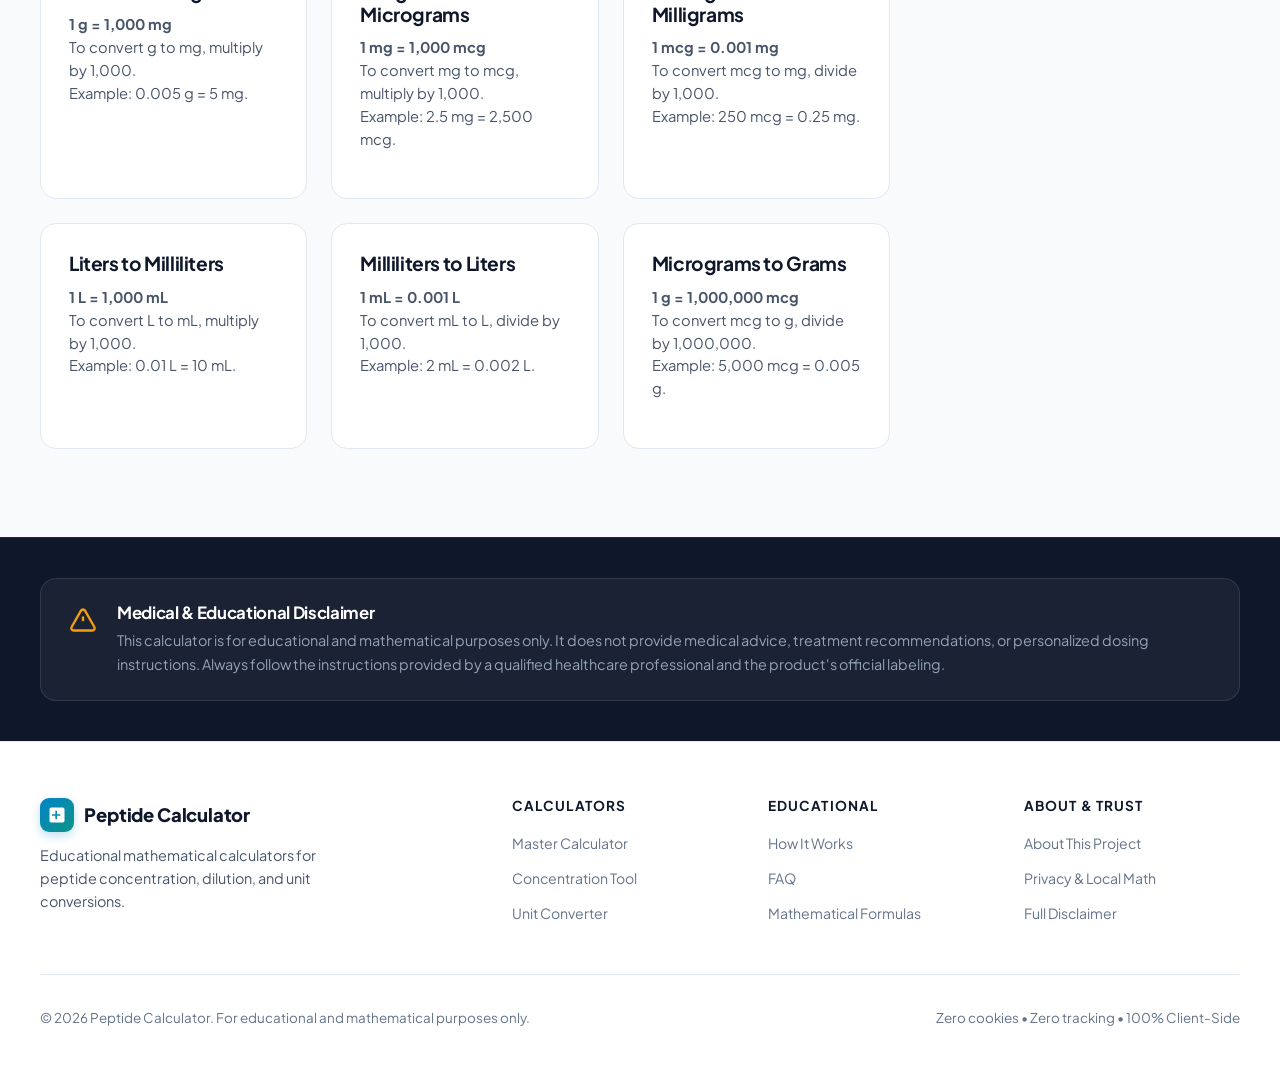
<file: unit-converter.html>
<!DOCTYPE html>
<html lang="en">
<head>
  <meta charset="UTF-8">
  <meta name="viewport" content="width=device-width, initial-scale=1.0">
  <title>Peptide Unit Converter - g, mg, mcg, mL & L</title>
  <meta name="description" content="Instant mass and volume unit converter for peptide calculations. Convert grams, milligrams, micrograms, milliliters, and liters with clear cross-unit matrices.">
  <link rel="canonical" href="https://paptide-calculator.vercel.app/unit-converter.html">
  <link rel="icon" type="image/svg+xml" href="favicon.svg">
  <link rel="stylesheet" href="styles.css">

  <script type="application/ld+json">
  {
    "@context": "https://schema.org",
    "@type": "SoftwareApplication",
    "name": "Peptide Unit Converter",
    "applicationCategory": "EducationalApplication",
    "operatingSystem": "All modern web browsers",
    "description": "Educational mass and volume unit converter for laboratory and peptide mathematical analysis."
  }
  </script>
</head>
<body>

  <!-- Sticky Header -->
  <header class="site-header">
    <nav class="nav container" aria-label="Primary navigation">
      <a class="logo" href="index.html">
        <span class="logo-mark" aria-hidden="true">
          <svg viewBox="0 0 24 24"><path d="M19 3H5c-1.1 0-2 .9-2 2v14c0 1.1.9 2 2 2h14c1.1 0 2-.9 2-2V5c0-1.1-.9-2-2-2zm-7 14h-2v-4H6v-2h4V7h2v4h4v2h-4v4z"/></svg>
        </span>
        Peptide Calculator
      </a>

      <button class="menu-toggle" aria-label="Toggle navigation menu" aria-expanded="false">
        <svg viewBox="0 0 24 24" fill="none" stroke="currentColor" stroke-width="2"><line x1="3" y1="12" x2="21" y2="12"/><line x1="3" y1="6" x2="21" y2="6"/><line x1="3" y1="18" x2="21" y2="18"/></svg>
      </button>

      <div class="nav-links">
        <a class="nav-link" href="index.html">Home</a>
        <a class="nav-link" href="calculator.html">Peptide Calculator</a>
        <a class="nav-link" href="concentration-calculator.html">Concentration</a>
        <a class="nav-link" href="unit-converter.html" aria-current="page">Unit Converter</a>
        <a class="nav-link" href="how-it-works.html">How It Works</a>
        <a class="nav-link" href="faq.html">FAQ</a>
        <a class="nav-link" href="about.html">About</a>
        <a class="nav-link nav-cta" href="calculator.html">Launch Tool</a>
      </div>
    </nav>
  </header>

  <main id="main-content" class="section">
    <div class="container">
      <div class="calc-wrapper">
        <div class="calc-header">
          <span class="badge"><span class="badge-dot"></span> Interactive Converter</span>
          <h1>Peptide Unit Converter</h1>
          <p class="lead">Convert between metric mass units (g, mg, mcg) and liquid volume units (L, mL) with high mathematical precision.</p>
        </div>

        <form id="unit-converter-form" novalidate>
          <div class="form-grid">
            <!-- Input Value -->
            <div class="form-group span-2">
              <div class="field-label-group">
                <label class="field-label" for="convert-value">Input Value</label>
                <span class="field-helper">Numerical amount</span>
              </div>
              <div class="input-combo">
                <input type="number" id="convert-value" name="convertValue" step="any" min="0" placeholder="e.g. 1" value="1" required>
              </div>
            </div>

            <!-- From Unit -->
            <div class="form-group">
              <div class="field-label-group">
                <label class="field-label" for="convert-from">From Unit</label>
              </div>
              <div class="input-combo">
                <select id="convert-from" name="convertFrom" style="width: 100%; border-left: none;">
                  <optgroup label="Mass Units">
                    <option value="g">Grams (g)</option>
                    <option value="mg" selected>Milligrams (mg)</option>
                    <option value="mcg">Micrograms (mcg)</option>
                  </optgroup>
                  <optgroup label="Liquid Volume Units">
                    <option value="mL">Milliliters (mL)</option>
                    <option value="L">Liters (L)</option>
                  </optgroup>
                </select>
              </div>
            </div>

            <!-- To Unit -->
            <div class="form-group">
              <div class="field-label-group">
                <label class="field-label" for="convert-to">To Unit</label>
              </div>
              <div class="input-combo">
                <select id="convert-to" name="convertTo" style="width: 100%; border-left: none;">
                  <optgroup label="Mass Units">
                    <option value="g">Grams (g)</option>
                    <option value="mg">Milligrams (mg)</option>
                    <option value="mcg" selected>Micrograms (mcg)</option>
                  </optgroup>
                  <optgroup label="Liquid Volume Units">
                    <option value="mL">Milliliters (mL)</option>
                    <option value="L">Liters (L)</option>
                  </optgroup>
                </select>
              </div>
            </div>
          </div>

          <div class="form-actions">
            <button type="submit" class="btn btn-primary">
              <svg width="18" height="18" viewBox="0 0 24 24" fill="none" stroke="currentColor" stroke-width="2.5"><path d="M7 10v12"/><path d="M17 14v8"/><path d="M21 18l-4 4-4-4"/><path d="M3 6l4-4 4 4"/></svg>
              Convert Units
            </button>
            <button type="button" class="btn btn-secondary" data-action="reset">
              <svg width="18" height="18" viewBox="0 0 24 24" fill="none" stroke="currentColor" stroke-width="2"><path d="M3 12a9 9 0 1 0 9-9 9.75 9.75 0 0 0-6.74 2.74L3 8"/><path d="M3 3v5h5"/></svg>
              Reset
            </button>
          </div>

          <div class="field-error-msg" id="err-converter" style="margin-top: 1rem;"></div>
        </form>

        <!-- Results Card -->
        <div class="results-card" id="converter-results-card" aria-live="polite">
          <div class="results-header">
            <h2>
              <svg width="22" height="22" viewBox="0 0 24 24" fill="none" stroke="var(--teal)" stroke-width="2.5"><path d="M22 11.08V12a10 10 0 1 1-5.93-9.14"/><polyline points="22 4 12 14.01 9 11.01"/></svg>
              Converted Result
            </h2>
            <span class="results-badge">Direct Conversion</span>
          </div>

          <div class="metric-box highlight" style="max-width: 400px; margin-bottom: 1.5rem;">
            <span class="metric-label">Converted Value</span>
            <span class="metric-value" id="res-converted-value">1,000 mcg</span>
            <span class="metric-sub" id="res-converter-formula">1 mg = 1,000 mcg</span>
          </div>

          <!-- Multi-unit matrix table -->
          <h3 style="margin-bottom: 0.75rem;">Live Cross-Unit Equivalence Matrix</h3>
          <div class="table-wrapper">
            <table class="converter-table">
              <thead>
                <tr>
                  <th>Unit Type</th>
                  <th>Unit Symbol</th>
                  <th>Equivalent Value</th>
                </tr>
              </thead>
              <tbody>
                <tr>
                  <td>Grams</td>
                  <td><strong>g</strong></td>
                  <td id="matrix-g">0.001 g</td>
                </tr>
                <tr>
                  <td>Milligrams</td>
                  <td><strong>mg</strong></td>
                  <td id="matrix-mg">1 mg</td>
                </tr>
                <tr>
                  <td>Micrograms</td>
                  <td><strong>mcg</strong></td>
                  <td id="matrix-mcg">1,000 mcg</td>
                </tr>
              </tbody>
            </table>
          </div>
        </div>
      </div>

      <!-- Educational Conversion Formulas -->
      <div style="margin-top: 3.5rem; max-width: 850px;">
        <h2>Metric Unit Conversion Reference</h2>
        <p>In peptide calculations, mass and volume follow standard SI (International System of Units) metric prefixes where each tier represents a factor of 1,000:</p>

        <div class="features-grid" style="margin-top: 1.5rem;">
          <div class="feature-card">
            <h3>Grams to Milligrams</h3>
            <p><strong>1 g = 1,000 mg</strong><br>To convert g to mg, multiply by 1,000.<br>Example: 0.005 g = 5 mg.</p>
          </div>
          <div class="feature-card">
            <h3>Milligrams to Micrograms</h3>
            <p><strong>1 mg = 1,000 mcg</strong><br>To convert mg to mcg, multiply by 1,000.<br>Example: 2.5 mg = 2,500 mcg.</p>
          </div>
          <div class="feature-card">
            <h3>Micrograms to Milligrams</h3>
            <p><strong>1 mcg = 0.001 mg</strong><br>To convert mcg to mg, divide by 1,000.<br>Example: 250 mcg = 0.25 mg.</p>
          </div>
          <div class="feature-card">
            <h3>Liters to Milliliters</h3>
            <p><strong>1 L = 1,000 mL</strong><br>To convert L to mL, multiply by 1,000.<br>Example: 0.01 L = 10 mL.</p>
          </div>
          <div class="feature-card">
            <h3>Milliliters to Liters</h3>
            <p><strong>1 mL = 0.001 L</strong><br>To convert mL to L, divide by 1,000.<br>Example: 2 mL = 0.002 L.</p>
          </div>
          <div class="feature-card">
            <h3>Micrograms to Grams</h3>
            <p><strong>1 g = 1,000,000 mcg</strong><br>To convert mcg to g, divide by 1,000,000.<br>Example: 5,000 mcg = 0.005 g.</p>
          </div>
        </div>
      </div>
    </div>
  </main>

  <!-- Mandatory Medical & Educational Disclaimer -->
  <section class="disclaimer-section" aria-label="Educational Disclaimer">
    <div class="container">
      <div class="disclaimer-box">
        <div class="disclaimer-icon">
          <svg width="28" height="28" viewBox="0 0 24 24" fill="none" stroke="currentColor" stroke-width="2"><path d="m21.73 18-8-14a2 2 0 0 0-3.48 0l-8 14A2 2 0 0 0 4 21h16a2 2 0 0 0 1.73-3Z"/><line x1="12" y1="9" x2="12" y2="13"/><line x1="12" y1="17" x2="12.01" y2="17"/></svg>
        </div>
        <div class="disclaimer-text">
          <h4>Medical & Educational Disclaimer</h4>
          <p>
            This calculator is for educational and mathematical purposes only. It does not provide medical advice, treatment recommendations, or personalized dosing instructions. Always follow the instructions provided by a qualified healthcare professional and the product's official labeling.
          </p>
        </div>
      </div>
    </div>
  </section>

  <!-- Footer -->
  <footer class="site-footer">
    <div class="container">
      <div class="footer-grid">
        <div class="footer-brand">
          <a class="logo" href="index.html">
            <span class="logo-mark" aria-hidden="true">
              <svg viewBox="0 0 24 24"><path d="M19 3H5c-1.1 0-2 .9-2 2v14c0 1.1.9 2 2 2h14c1.1 0 2-.9 2-2V5c0-1.1-.9-2-2-2zm-7 14h-2v-4H6v-2h4V7h2v4h4v2h-4v4z"/></svg>
            </span>
            Peptide Calculator
          </a>
          <p>Educational mathematical calculators for peptide concentration, dilution, and unit conversions.</p>
        </div>

        <div class="footer-col">
          <h5>Calculators</h5>
          <ul>
            <li><a href="calculator.html">Master Calculator</a></li>
            <li><a href="concentration-calculator.html">Concentration Tool</a></li>
            <li><a href="unit-converter.html">Unit Converter</a></li>
          </ul>
        </div>

        <div class="footer-col">
          <h5>Educational</h5>
          <ul>
            <li><a href="how-it-works.html">How It Works</a></li>
            <li><a href="faq.html">FAQ</a></li>
            <li><a href="how-it-works.html#formulas">Mathematical Formulas</a></li>
          </ul>
        </div>

        <div class="footer-col">
          <h5>About & Trust</h5>
          <ul>
            <li><a href="about.html">About This Project</a></li>
            <li><a href="about.html#privacy">Privacy & Local Math</a></li>
            <li><a href="about.html#disclaimer">Full Disclaimer</a></li>
          </ul>
        </div>
      </div>

      <div class="footer-bottom">
        <span>&copy; 2026 Peptide Calculator. For educational and mathematical purposes only.</span>
        <span>Zero cookies &bull; Zero tracking &bull; 100% Client-Side</span>
      </div>
    </div>
  </footer>

  <script src="script.js"></script>
</body>
</html>
</file>
<file: styles.css>
/* ==========================================================================
   Peptide Calculator - Modern Healthcare & Laboratory Design System
   Pure CSS3 with zero external frameworks
   ========================================================================== */

@import url('https://fonts.googleapis.com/css2?family=Plus+Jakarta+Sans:wght@400;500;600;700;800&family=JetBrains+Mono:wght@400;500;600&display=swap');

:root {
  /* Brand Palette - Clean Biotech Cyan & Emerald */
  --primary: #0284c7;
  --primary-hover: #0369a1;
  --primary-light: #e0f2fe;
  --primary-subtle: #f0f9ff;
  
  --teal: #0d9488;
  --teal-hover: #0f766e;
  --teal-light: #ccfbf1;
  
  --accent: #2563eb;
  --accent-light: #dbeafe;

  /* Neutral Surface & Typography */
  --bg-body: #f8fafc;
  --bg-card: #ffffff;
  --bg-elevated: #ffffff;
  --bg-subtle: #f1f5f9;
  --bg-tint: #f8fafc;
  
  --text-main: #0f172a;
  --text-secondary: #475569;
  --text-muted: #64748b;
  --text-light: #94a3b8;
  
  --border: #e2e8f0;
  --border-strong: #cbd5e1;
  --border-focus: #38bdf8;
  
  /* Status Colors */
  --success: #10b981;
  --success-light: #d1fae5;
  --warning: #f59e0b;
  --warning-light: #fef3c7;
  --warning-border: #fcd34d;
  --error: #ef4444;
  --error-light: #fee2e2;
  --error-border: #fca5a5;

  /* Elevation Shadows */
  --shadow-xs: 0 1px 2px 0 rgba(15, 23, 42, 0.05);
  --shadow-sm: 0 1px 3px 0 rgba(15, 23, 42, 0.08), 0 1px 2px -1px rgba(15, 23, 42, 0.08);
  --shadow-md: 0 4px 6px -1px rgba(15, 23, 42, 0.08), 0 2px 4px -2px rgba(15, 23, 42, 0.06);
  --shadow-lg: 0 10px 15px -3px rgba(15, 23, 42, 0.08), 0 4px 6px -4px rgba(15, 23, 42, 0.04);
  --shadow-xl: 0 20px 25px -5px rgba(15, 23, 42, 0.08), 0 8px 10px -6px rgba(15, 23, 42, 0.04);

  /* Radius & Transitions */
  --radius-sm: 6px;
  --radius-md: 10px;
  --radius-lg: 16px;
  --radius-xl: 22px;
  --radius-full: 9999px;

  --transition-fast: 150ms cubic-bezier(0.4, 0, 0.2, 1);
  --transition-normal: 250ms cubic-bezier(0.4, 0, 0.2, 1);
  --transition-smooth: 350ms cubic-bezier(0.16, 1, 0.3, 1);

  --font-sans: 'Plus Jakarta Sans', system-ui, -apple-system, BlinkMacSystemFont, "Segoe UI", Roboto, sans-serif;
  --font-mono: 'JetBrains Mono', monospace;
}

/* Reset & Base Setup */
*, *::before, *::after {
  box-sizing: border-box;
  margin: 0;
  padding: 0;
}

html {
  font-size: 16px;
  scroll-behavior: smooth;
  -webkit-text-size-adjust: 100%;
}

body {
  background-color: var(--bg-body);
  color: var(--text-main);
  font-family: var(--font-sans);
  line-height: 1.6;
  -webkit-font-smoothing: antialiased;
  -moz-osx-font-smoothing: grayscale;
  overflow-x: hidden;
  display: flex;
  flex-direction: column;
  min-height: 100vh;
}

a {
  color: var(--primary);
  text-decoration: none;
  transition: color var(--transition-fast);
}

a:hover {
  color: var(--primary-hover);
}

img, svg {
  display: block;
  max-width: 100%;
}

button, input, select, textarea {
  font-family: inherit;
  font-size: 1rem;
}

/* Typography Hierarchy */
h1, h2, h3, h4, h5, h6 {
  color: var(--text-main);
  font-weight: 700;
  line-height: 1.2;
  letter-spacing: -0.02em;
}

h1 {
  font-size: clamp(2rem, 4.5vw, 3.25rem);
  font-weight: 800;
  letter-spacing: -0.03em;
}

h2 {
  font-size: clamp(1.5rem, 3vw, 2.25rem);
}

h3 {
  font-size: 1.25rem;
}

p {
  color: var(--text-secondary);
}

.lead {
  font-size: clamp(1.05rem, 1.6vw, 1.2rem);
  line-height: 1.65;
  color: var(--text-secondary);
}

/* Layout Utilities */
.container {
  width: min(1200px, calc(100% - 3rem));
  margin-inline: auto;
}

@media (max-width: 640px) {
  .container {
    width: min(100% - 1.5rem, 640px);
  }
}

.section {
  padding-block: clamp(3.5rem, 7vw, 5.5rem);
}

.section-tint {
  background-color: var(--bg-subtle);
  border-block: 1px solid var(--border);
}

/* Pill & Badge Styles */
.badge {
  display: inline-flex;
  align-items: center;
  gap: 0.4rem;
  padding: 0.35rem 0.75rem;
  font-size: 0.75rem;
  font-weight: 700;
  text-transform: uppercase;
  letter-spacing: 0.06em;
  border-radius: var(--radius-full);
  background: var(--primary-light);
  color: var(--primary-hover);
  margin-bottom: 1rem;
  border: 1px solid rgba(2, 132, 199, 0.2);
}

.badge-dot {
  width: 6px;
  height: 6px;
  border-radius: 50%;
  background-color: var(--teal);
}

/* Sticky Header & Navigation */
.site-header {
  position: sticky;
  top: 0;
  z-index: 100;
  background-color: rgba(255, 255, 255, 0.94);
  backdrop-filter: blur(12px);
  -webkit-backdrop-filter: blur(12px);
  border-bottom: 1px solid var(--border);
  transition: box-shadow var(--transition-normal);
}

.site-header.scrolled {
  box-shadow: var(--shadow-sm);
}

.nav {
  display: flex;
  align-items: center;
  justify-content: space-between;
  height: 72px;
}

.logo {
  display: flex;
  align-items: center;
  gap: 0.65rem;
  font-size: 1.15rem;
  font-weight: 800;
  color: var(--text-main);
  text-decoration: none;
  letter-spacing: -0.01em;
}

.logo-mark {
  width: 34px;
  height: 34px;
  background: linear-gradient(135deg, var(--primary), var(--teal));
  border-radius: 9px;
  display: flex;
  align-items: center;
  justify-content: center;
  color: #fff;
  box-shadow: 0 4px 10px rgba(2, 132, 199, 0.25);
}

.logo-mark svg {
  width: 20px;
  height: 20px;
  fill: #fff;
}

.nav-links {
  display: flex;
  align-items: center;
  gap: 0.5rem;
}

.nav-link {
  padding: 0.5rem 0.85rem;
  font-size: 0.9rem;
  font-weight: 600;
  color: var(--text-secondary);
  border-radius: var(--radius-sm);
  transition: all var(--transition-fast);
}

.nav-link:hover {
  color: var(--text-main);
  background-color: var(--bg-subtle);
}

.nav-link[aria-current="page"] {
  color: var(--primary);
  background-color: var(--primary-light);
  font-weight: 700;
}

.nav-cta {
  background: var(--primary);
  color: #ffffff !important;
  border-radius: var(--radius-full);
  padding: 0.5rem 1.1rem;
  box-shadow: 0 2px 8px rgba(2, 132, 199, 0.25);
  margin-left: 0.5rem;
}

.nav-cta:hover {
  background: var(--primary-hover) !important;
  color: #ffffff !important;
  box-shadow: 0 4px 12px rgba(2, 132, 199, 0.35);
  transform: translateY(-1px);
}

/* Mobile Toggle */
.menu-toggle {
  display: none;
  background: none;
  border: 1px solid var(--border);
  border-radius: var(--radius-sm);
  padding: 0.5rem;
  cursor: pointer;
  color: var(--text-main);
  align-items: center;
  justify-content: center;
  width: 42px;
  height: 42px;
}

.menu-toggle svg {
  width: 22px;
  height: 22px;
}

/* Buttons */
.btn {
  display: inline-flex;
  align-items: center;
  justify-content: center;
  gap: 0.5rem;
  padding: 0.75rem 1.5rem;
  font-size: 0.95rem;
  font-weight: 700;
  border-radius: var(--radius-md);
  border: 1px solid transparent;
  cursor: pointer;
  transition: all var(--transition-fast);
  text-decoration: none;
  white-space: nowrap;
}

.btn:focus-visible {
  outline: 3px solid var(--border-focus);
  outline-offset: 2px;
}

.btn-primary {
  background: linear-gradient(135deg, var(--primary), #0277bd);
  color: #ffffff;
  box-shadow: 0 4px 12px rgba(2, 132, 199, 0.28);
}

.btn-primary:hover {
  background: linear-gradient(135deg, var(--primary-hover), #01579b);
  color: #ffffff;
  box-shadow: 0 6px 16px rgba(2, 132, 199, 0.38);
  transform: translateY(-1px);
}

.btn-primary:active {
  transform: translateY(0);
}

.btn-secondary {
  background: var(--bg-card);
  color: var(--text-main);
  border: 1px solid var(--border-strong);
}

.btn-secondary:hover {
  background: var(--bg-subtle);
  border-color: var(--text-muted);
}

.btn-outline {
  background: transparent;
  color: var(--primary);
  border: 1px solid var(--primary);
}

.btn-outline:hover {
  background: var(--primary-light);
  color: var(--primary-hover);
}

.btn-sm {
  padding: 0.4rem 0.85rem;
  font-size: 0.85rem;
}

/* Hero Section */
.hero {
  padding-block: clamp(3rem, 7vw, 5.5rem);
  position: relative;
  background: radial-gradient(circle at 85% 15%, rgba(56, 189, 248, 0.12), transparent 45%),
              radial-gradient(circle at 10% 90%, rgba(13, 148, 136, 0.08), transparent 40%);
}

.hero-content {
  max-width: 820px;
}

.hero h1 {
  margin-bottom: 1.25rem;
}

.hero p {
  margin-bottom: 2rem;
}

.hero-actions {
  display: flex;
  gap: 1rem;
  flex-wrap: wrap;
  align-items: center;
}

.hero-meta {
  display: flex;
  gap: 1.5rem;
  margin-top: 2rem;
  padding-top: 1.5rem;
  border-top: 1px solid var(--border);
  flex-wrap: wrap;
}

.hero-meta-item {
  display: flex;
  align-items: center;
  gap: 0.5rem;
  font-size: 0.85rem;
  font-weight: 600;
  color: var(--text-secondary);
}

.hero-meta-item svg {
  color: var(--teal);
}

/* Calculator Wrapper Card */
.calc-wrapper {
  background: var(--bg-card);
  border: 1px solid var(--border);
  border-radius: var(--radius-xl);
  box-shadow: var(--shadow-xl);
  padding: clamp(1.5rem, 4vw, 2.75rem);
  position: relative;
}

.calc-header {
  margin-bottom: 2rem;
  border-bottom: 1px solid var(--border);
  padding-bottom: 1.5rem;
}

.calc-header h1, .calc-header h2 {
  font-size: clamp(1.5rem, 3.5vw, 2.2rem);
  margin-bottom: 0.5rem;
}

/* Preset / Example Pills */
.presets-bar {
  display: flex;
  align-items: center;
  gap: 0.75rem;
  margin-bottom: 1.75rem;
  flex-wrap: wrap;
  background: var(--primary-subtle);
  padding: 0.75rem 1rem;
  border-radius: var(--radius-md);
  border: 1px solid rgba(2, 132, 199, 0.15);
}

.presets-label {
  font-size: 0.82rem;
  font-weight: 700;
  color: var(--primary-hover);
  text-transform: uppercase;
  letter-spacing: 0.05em;
  display: flex;
  align-items: center;
  gap: 0.35rem;
}

.preset-chip {
  background: #ffffff;
  border: 1px solid var(--border);
  border-radius: var(--radius-full);
  padding: 0.35rem 0.8rem;
  font-size: 0.82rem;
  font-weight: 600;
  color: var(--text-secondary);
  cursor: pointer;
  transition: all var(--transition-fast);
}

.preset-chip:hover {
  background: var(--primary);
  color: #ffffff;
  border-color: var(--primary);
  transform: translateY(-1px);
}

/* Form Styles */
.form-grid {
  display: grid;
  grid-template-columns: repeat(2, 1fr);
  gap: 1.5rem;
  margin-bottom: 2rem;
}

@media (max-width: 768px) {
  .form-grid {
    grid-template-columns: 1fr;
    gap: 1.25rem;
  }
}

.form-group {
  display: flex;
  flex-direction: column;
  gap: 0.5rem;
}

.form-group.span-2 {
  grid-column: 1 / -1;
}

.field-label-group {
  display: flex;
  justify-content: space-between;
  align-items: baseline;
}

.field-label {
  font-size: 0.92rem;
  font-weight: 700;
  color: var(--text-main);
  display: flex;
  align-items: center;
  gap: 0.35rem;
}

.field-helper {
  font-size: 0.8rem;
  color: var(--text-muted);
}

.input-combo {
  display: flex;
  border-radius: var(--radius-md);
  border: 1.5px solid var(--border-strong);
  background: #ffffff;
  overflow: hidden;
  transition: all var(--transition-fast);
}

.input-combo:focus-within {
  border-color: var(--primary);
  box-shadow: 0 0 0 4px rgba(2, 132, 199, 0.15);
}

.input-combo.has-error {
  border-color: var(--error);
  box-shadow: 0 0 0 4px rgba(239, 68, 68, 0.12);
}

.input-combo input {
  flex: 1;
  min-width: 0;
  padding: 0.85rem 1rem;
  font-size: 1.1rem;
  font-weight: 600;
  border: none;
  outline: none;
  background: transparent;
  color: var(--text-main);
}

.input-combo select {
  width: auto;
  min-width: 95px;
  background: var(--bg-subtle);
  border: none;
  border-left: 1px solid var(--border);
  padding: 0.85rem 0.85rem;
  font-size: 0.95rem;
  font-weight: 700;
  color: var(--text-secondary);
  cursor: pointer;
  outline: none;
}

.input-combo select:focus {
  background: var(--primary-light);
  color: var(--primary-hover);
}

.field-error-msg {
  font-size: 0.8rem;
  color: var(--error);
  font-weight: 600;
  min-height: 1.1rem;
  margin-top: 0.15rem;
  display: none;
}

.field-error-msg.visible {
  display: block;
}

/* Global Form Action Bar */
.form-actions {
  display: flex;
  gap: 1rem;
  flex-wrap: wrap;
  align-items: center;
  margin-top: 1rem;
  padding-top: 1.5rem;
  border-top: 1px solid var(--border);
}

.form-status-alert {
  margin-top: 1rem;
  padding: 0.85rem 1.1rem;
  border-radius: var(--radius-md);
  font-size: 0.9rem;
  font-weight: 600;
  display: none;
}

.form-status-alert.error {
  display: flex;
  align-items: center;
  gap: 0.6rem;
  background-color: var(--error-light);
  color: #991b1b;
  border: 1px solid var(--error-border);
}

/* ==========================================================================
   Interactive Syringe Graphic Visualizer
   ========================================================================== */
.syringe-visualizer {
  background: linear-gradient(180deg, #f8fafc, #f1f5f9);
  border: 1px solid var(--border);
  border-radius: var(--radius-lg);
  padding: 1.5rem;
  margin-top: 2rem;
  margin-bottom: 2rem;
}

.syringe-head {
  display: flex;
  justify-content: space-between;
  align-items: baseline;
  margin-bottom: 1.25rem;
  flex-wrap: wrap;
  gap: 0.5rem;
}

.syringe-title {
  font-size: 0.95rem;
  font-weight: 700;
  color: var(--text-main);
  display: flex;
  align-items: center;
  gap: 0.5rem;
}

.syringe-badge {
  font-family: var(--font-mono);
  font-size: 0.85rem;
  font-weight: 700;
  color: var(--primary);
  background: var(--primary-light);
  padding: 0.25rem 0.65rem;
  border-radius: var(--radius-full);
}

.syringe-container {
  display: flex;
  align-items: center;
  position: relative;
  height: 90px;
  padding: 0 10px;
}

.syringe-needle {
  width: 35px;
  height: 4px;
  background: #94a3b8;
  border-radius: 2px 0 0 2px;
  position: relative;
}

.syringe-needle::before {
  content: '';
  position: absolute;
  left: 0;
  top: -3px;
  width: 7px;
  height: 10px;
  background: #64748b;
  border-radius: 2px;
}

.syringe-hub {
  width: 14px;
  height: 28px;
  background: #cbd5e1;
  border-radius: 4px;
}

.syringe-barrel {
  flex: 1;
  height: 54px;
  background: rgba(255, 255, 255, 0.95);
  border: 2px solid #94a3b8;
  border-radius: 4px;
  position: relative;
  overflow: hidden;
  box-shadow: inset 0 2px 6px rgba(0, 0, 0, 0.05);
}

.syringe-fluid {
  position: absolute;
  top: 0;
  left: 0;
  bottom: 0;
  width: 0%;
  background: linear-gradient(90deg, rgba(2, 132, 199, 0.35), rgba(13, 148, 136, 0.55));
  border-right: 3px solid var(--primary-hover);
  transition: width var(--transition-smooth);
}

.syringe-ticks {
  position: absolute;
  inset: 0;
  display: flex;
  justify-content: space-between;
  padding: 0 4px;
  pointer-events: none;
}

.syringe-tick {
  width: 1px;
  height: 12px;
  background: #64748b;
  position: relative;
}

.syringe-tick.major {
  height: 22px;
  width: 1.5px;
  background: #334155;
}

.syringe-tick-label {
  position: absolute;
  bottom: -18px;
  left: 50%;
  transform: translateX(-50%);
  font-family: var(--font-mono);
  font-size: 0.65rem;
  font-weight: 600;
  color: var(--text-muted);
}

.syringe-plunger {
  width: 25px;
  height: 46px;
  background: #64748b;
  border-radius: 0 6px 6px 0;
  margin-left: -2px;
  position: relative;
}

.syringe-plunger-rod {
  width: 45px;
  height: 14px;
  background: #cbd5e1;
  border: 1px solid #94a3b8;
}

.syringe-plunger-thumb {
  width: 8px;
  height: 38px;
  background: #64748b;
  border-radius: 2px;
}

.syringe-legend {
  display: flex;
  justify-content: space-between;
  font-size: 0.8rem;
  color: var(--text-muted);
  margin-top: 0.75rem;
  padding-inline: 0.5rem;
}

/* ==========================================================================
   Results Display Section
   ========================================================================== */
.results-card {
  margin-top: 2.25rem;
  background: #ffffff;
  border: 2px solid var(--primary-light);
  border-radius: var(--radius-lg);
  padding: clamp(1.5rem, 3.5vw, 2.25rem);
  box-shadow: var(--shadow-lg);
  animation: slideDown 0.3s ease-out;
}

@keyframes slideDown {
  from {
    opacity: 0;
    transform: translateY(-10px);
  }
  to {
    opacity: 1;
    transform: translateY(0);
  }
}

.results-header {
  display: flex;
  justify-content: space-between;
  align-items: center;
  margin-bottom: 1.5rem;
  flex-wrap: wrap;
  gap: 1rem;
}

.results-header h2 {
  font-size: 1.4rem;
  display: flex;
  align-items: center;
  gap: 0.5rem;
}

.results-badge {
  background: var(--teal-light);
  color: var(--teal-hover);
  font-size: 0.8rem;
  font-weight: 700;
  padding: 0.35rem 0.75rem;
  border-radius: var(--radius-full);
}

.results-grid {
  display: grid;
  grid-template-columns: repeat(auto-fit, minmax(220px, 1fr));
  gap: 1rem;
  margin-bottom: 1.75rem;
}

.metric-box {
  background: var(--bg-subtle);
  border: 1px solid var(--border);
  border-radius: var(--radius-md);
  padding: 1.25rem;
  display: flex;
  flex-direction: column;
  gap: 0.35rem;
  position: relative;
  overflow: hidden;
}

.metric-box.highlight {
  background: linear-gradient(145deg, #f0fdf4, #dcfce7);
  border-color: #86efac;
}

.metric-box.highlight .metric-value {
  color: #15803d;
}

.metric-label {
  font-size: 0.78rem;
  font-weight: 700;
  text-transform: uppercase;
  letter-spacing: 0.06em;
  color: var(--text-muted);
}

.metric-value {
  font-size: clamp(1.4rem, 2.5vw, 1.85rem);
  font-weight: 800;
  color: var(--text-main);
  font-family: var(--font-mono);
  word-break: break-all;
}

.metric-sub {
  font-size: 0.8rem;
  color: var(--text-secondary);
}

.summary-banner {
  background: #fffbeb;
  border-left: 4px solid var(--warning);
  border-radius: 0 var(--radius-md) var(--radius-md) 0;
  padding: 1.15rem 1.35rem;
  font-size: 0.95rem;
  color: #78350f;
  line-height: 1.6;
  margin-bottom: 1.5rem;
}

.summary-banner strong {
  color: #451a03;
}

/* Math Trace Breakdown Accordion */
.math-trace {
  border: 1px solid var(--border);
  border-radius: var(--radius-md);
  overflow: hidden;
  margin-top: 1.25rem;
}

.math-trace-trigger {
  width: 100%;
  display: flex;
  justify-content: space-between;
  align-items: center;
  padding: 0.85rem 1.25rem;
  background: var(--bg-subtle);
  border: none;
  font-size: 0.9rem;
  font-weight: 700;
  color: var(--text-secondary);
  cursor: pointer;
}

.math-trace-trigger:hover {
  color: var(--text-main);
}

.math-trace-content {
  padding: 1.25rem;
  background: #ffffff;
  border-top: 1px solid var(--border);
  font-size: 0.9rem;
  display: none;
}

.math-trace-content.open {
  display: block;
}

.trace-step {
  display: flex;
  gap: 0.75rem;
  margin-bottom: 0.75rem;
  align-items: flex-start;
}

.trace-step:last-child {
  margin-bottom: 0;
}

.step-num {
  font-weight: 800;
  color: var(--primary);
  font-family: var(--font-mono);
  background: var(--primary-light);
  width: 24px;
  height: 24px;
  display: flex;
  align-items: center;
  justify-content: center;
  border-radius: 50%;
  font-size: 0.75rem;
  flex-shrink: 0;
}

/* ==========================================================================
   Features Grid
   ========================================================================== */
.features-grid {
  display: grid;
  grid-template-columns: repeat(3, 1fr);
  gap: 1.5rem;
}

@media (max-width: 980px) {
  .features-grid {
    grid-template-columns: repeat(2, 1fr);
  }
}

@media (max-width: 640px) {
  .features-grid {
    grid-template-columns: 1fr;
  }
}

.feature-card {
  background: var(--bg-card);
  border: 1px solid var(--border);
  border-radius: var(--radius-lg);
  padding: 1.75rem;
  transition: all var(--transition-normal);
  display: flex;
  flex-direction: column;
  position: relative;
}

.feature-card:hover {
  transform: translateY(-3px);
  box-shadow: var(--shadow-lg);
  border-color: rgba(2, 132, 199, 0.3);
}

.feature-icon-box {
  width: 48px;
  height: 48px;
  border-radius: var(--radius-md);
  background: var(--primary-light);
  color: var(--primary);
  display: flex;
  align-items: center;
  justify-content: center;
  margin-bottom: 1.25rem;
}

.feature-icon-box svg {
  width: 24px;
  height: 24px;
}

.feature-card h3 {
  font-size: 1.2rem;
  margin-bottom: 0.65rem;
}

.feature-card p {
  font-size: 0.92rem;
  color: var(--text-secondary);
  line-height: 1.55;
  margin-bottom: 1.25rem;
  flex: 1;
}

.feature-link {
  font-size: 0.9rem;
  font-weight: 700;
  color: var(--primary);
  display: inline-flex;
  align-items: center;
  gap: 0.35rem;
}

.feature-link:hover {
  gap: 0.55rem;
}

/* ==========================================================================
   How It Works Steps Component
   ========================================================================== */
.steps-list {
  display: grid;
  gap: 1rem;
  margin-top: 2rem;
}

.step-card {
  display: flex;
  gap: 1.25rem;
  background: var(--bg-card);
  border: 1px solid var(--border);
  border-radius: var(--radius-md);
  padding: 1.25rem 1.5rem;
  align-items: flex-start;
}

.step-badge {
  background: var(--teal-light);
  color: var(--teal-hover);
  font-size: 0.9rem;
  font-weight: 800;
  width: 36px;
  height: 36px;
  border-radius: 50%;
  display: flex;
  align-items: center;
  justify-content: center;
  flex-shrink: 0;
}

.step-content h4 {
  font-size: 1.05rem;
  margin-bottom: 0.3rem;
}

.step-content p {
  font-size: 0.9rem;
}

/* Formula Highlight Box */
.formula-card {
  background: linear-gradient(135deg, #0f172a, #1e293b);
  color: #f8fafc;
  border-radius: var(--radius-lg);
  padding: 2rem;
  margin-block: 2rem;
  box-shadow: var(--shadow-lg);
}

.formula-card h3 {
  color: #38bdf8;
  font-size: 1.1rem;
  margin-bottom: 1rem;
}

.formula-display {
  font-family: var(--font-mono);
  font-size: clamp(1.2rem, 3vw, 1.8rem);
  font-weight: 700;
  color: #ffffff;
  padding: 1rem 1.5rem;
  background: rgba(255, 255, 255, 0.07);
  border-radius: var(--radius-md);
  border-left: 4px solid var(--teal);
  margin-block: 1rem;
  overflow-x: auto;
}

.formula-card p {
  color: #cbd5e1;
  font-size: 0.95rem;
}

/* ==========================================================================
   FAQ Accordions
   ========================================================================== */
.faq-stack {
  display: flex;
  flex-direction: column;
  gap: 1rem;
  max-width: 900px;
  margin-inline: auto;
}

.faq-item {
  background: var(--bg-card);
  border: 1px solid var(--border);
  border-radius: var(--radius-md);
  overflow: hidden;
  transition: border-color var(--transition-fast);
}

.faq-item:hover {
  border-color: var(--border-strong);
}

.faq-question {
  width: 100%;
  text-align: left;
  padding: 1.25rem 1.5rem;
  background: none;
  border: none;
  display: flex;
  justify-content: space-between;
  align-items: center;
  font-size: 1.05rem;
  font-weight: 700;
  color: var(--text-main);
  cursor: pointer;
  gap: 1rem;
}

.faq-icon {
  font-size: 1.25rem;
  color: var(--primary);
  transition: transform var(--transition-fast);
  flex-shrink: 0;
}

.faq-item.open .faq-icon {
  transform: rotate(45deg);
}

.faq-answer {
  padding: 0 1.5rem 1.25rem;
  color: var(--text-secondary);
  font-size: 0.95rem;
  line-height: 1.65;
  display: none;
}

.faq-item.open .faq-answer {
  display: block;
}

/* ==========================================================================
   Disclaimers & Callouts
   ========================================================================== */
.disclaimer-section {
  background: #0f172a;
  color: #f8fafc;
  padding-block: 2.5rem;
  border-top: 1px solid #1e293b;
}

.disclaimer-box {
  display: flex;
  gap: 1.25rem;
  align-items: flex-start;
  background: rgba(255, 255, 255, 0.05);
  border: 1px solid rgba(255, 255, 255, 0.1);
  border-radius: var(--radius-lg);
  padding: 1.5rem 1.75rem;
}

.disclaimer-icon {
  color: #f59e0b;
  flex-shrink: 0;
  margin-top: 0.2rem;
}

.disclaimer-text h4 {
  color: #ffffff;
  font-size: 1.05rem;
  margin-bottom: 0.4rem;
}

.disclaimer-text p {
  color: #94a3b8;
  font-size: 0.9rem;
  line-height: 1.6;
}

/* ==========================================================================
   Footer
   ========================================================================== */
.site-footer {
  background: #ffffff;
  border-top: 1px solid var(--border);
  padding-block: 3.5rem 2.5rem;
  margin-top: auto;
}

.footer-grid {
  display: grid;
  grid-template-columns: 2fr repeat(3, 1fr);
  gap: 2.5rem;
  margin-bottom: 3rem;
}

@media (max-width: 860px) {
  .footer-grid {
    grid-template-columns: 1fr 1fr;
  }
}

@media (max-width: 540px) {
  .footer-grid {
    grid-template-columns: 1fr;
  }
}

.footer-brand p {
  font-size: 0.9rem;
  margin-top: 0.75rem;
  max-width: 320px;
}

.footer-col h5 {
  font-size: 0.85rem;
  text-transform: uppercase;
  letter-spacing: 0.08em;
  color: var(--text-main);
  margin-bottom: 1rem;
}

.footer-col ul {
  list-style: none;
  display: flex;
  flex-direction: column;
  gap: 0.6rem;
}

.footer-col a {
  font-size: 0.88rem;
  color: var(--text-muted);
}

.footer-col a:hover {
  color: var(--primary);
}

.footer-bottom {
  padding-top: 2rem;
  border-top: 1px solid var(--border);
  display: flex;
  justify-content: space-between;
  align-items: center;
  flex-wrap: wrap;
  gap: 1rem;
  font-size: 0.84rem;
  color: var(--text-muted);
}

/* ==========================================================================
   Unit Converter Table / Matrix
   ========================================================================== */
.table-wrapper {
  overflow-x: auto;
  margin-block: 2rem;
  border: 1px solid var(--border);
  border-radius: var(--radius-md);
  background: #ffffff;
}

.converter-table {
  width: 100%;
  border-collapse: collapse;
  text-align: left;
  font-size: 0.92rem;
}

.converter-table th, .converter-table td {
  padding: 1rem 1.25rem;
  border-bottom: 1px solid var(--border);
}

.converter-table th {
  background: var(--bg-subtle);
  font-weight: 700;
  color: var(--text-main);
}

.converter-table tr:last-child td {
  border-bottom: none;
}

/* ==========================================================================
   Mobile Nav Drawer & Responsive Overrides
   ========================================================================== */
@media (max-width: 860px) {
  .menu-toggle {
    display: flex;
  }

  .nav-links {
    position: fixed;
    top: 72px;
    left: 0;
    right: 0;
    background: #ffffff;
    border-bottom: 1px solid var(--border);
    flex-direction: column;
    align-items: stretch;
    padding: 1.25rem 1.5rem;
    gap: 0.5rem;
    box-shadow: var(--shadow-xl);
    transform: translateY(-150%);
    opacity: 0;
    pointer-events: none;
    transition: transform var(--transition-normal), opacity var(--transition-normal);
    z-index: 99;
  }

  .nav-links.open {
    transform: translateY(0);
    opacity: 1;
    pointer-events: auto;
  }

  .nav-link {
    padding: 0.75rem 1rem;
    font-size: 1rem;
  }

  .nav-cta {
    text-align: center;
    margin-left: 0;
    margin-top: 0.5rem;
  }
}
</file>
